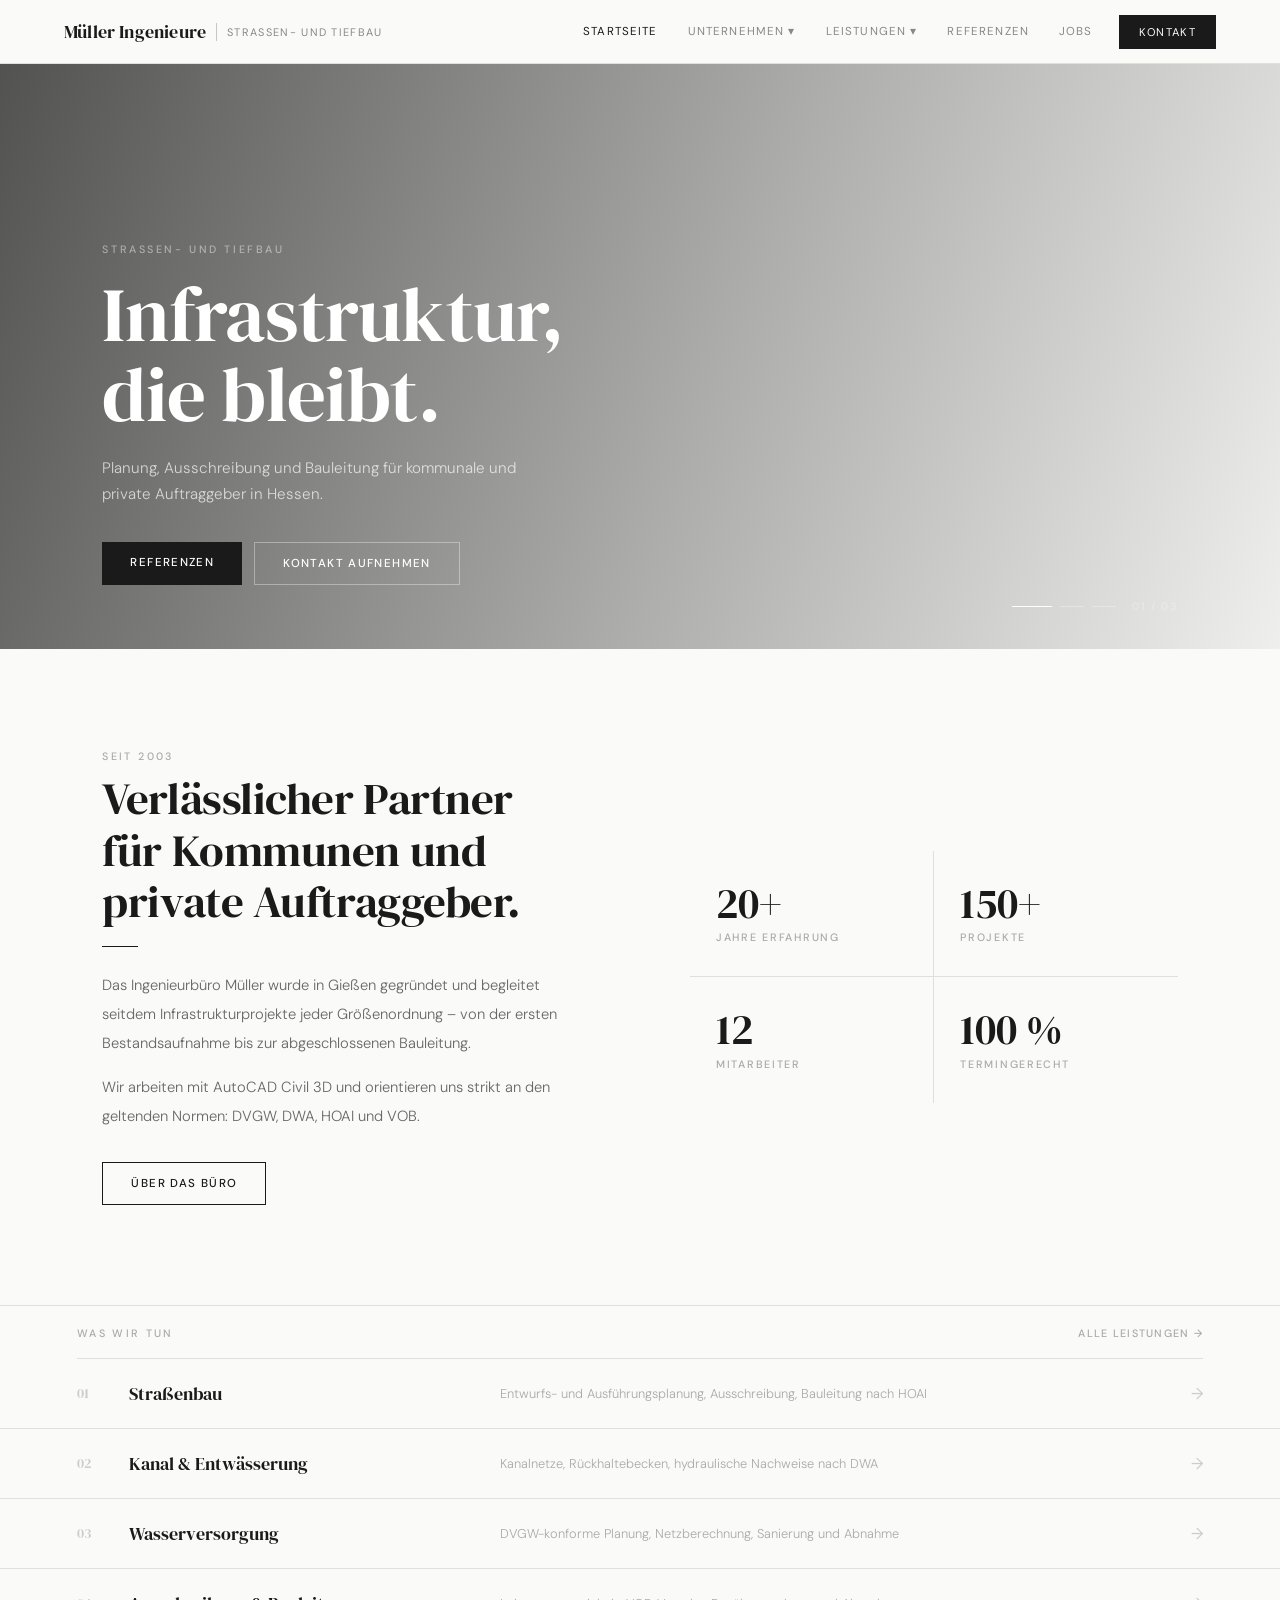
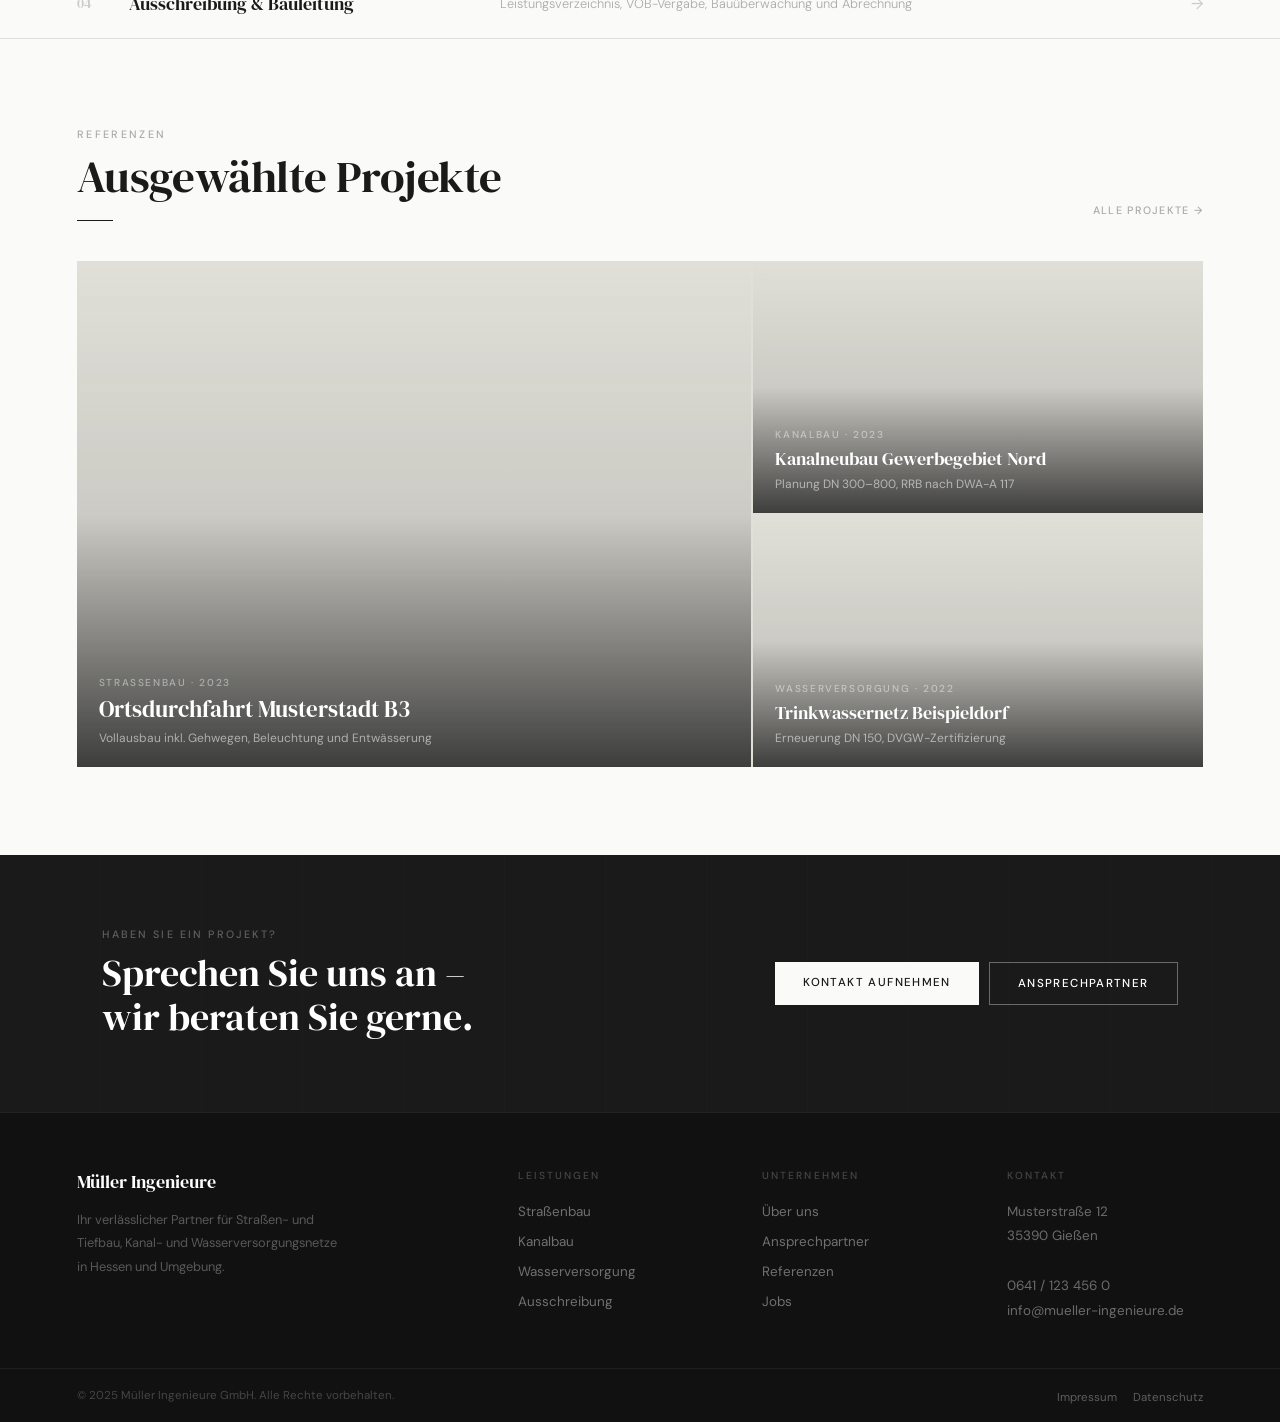
<file: index.html>
<!DOCTYPE html>
<html lang="de">
<head>
<meta charset="UTF-8">
<meta name="viewport" content="width=device-width, initial-scale=1.0">
<title>Müller Ingenieure – Straßen- und Tiefbau</title>
<link href="https://fonts.googleapis.com/css2?family=DM+Serif+Display&family=DM+Sans:wght@300;400;500&display=swap" rel="stylesheet">
<link rel="stylesheet" href="style.css">
</head>
<body>

<div id="nav-placeholder"></div>

<main class="pt">

  <!-- HERO SLIDER -->
  <div class="hero">
    <div class="sl active">
      <div class="slbg" style="background-image:url('https://images.unsplash.com/photo-1504307651254-35680f356dfd?w=1800&q=80')"></div>
      <div class="slov"></div>
      <div class="slc">
        <div class="se">Straßen- und Tiefbau</div>
        <div class="st">Infrastruktur,<br>die bleibt.</div>
        <div class="ss">Planung, Ausschreibung und Bauleitung für kommunale und private Auftraggeber in Hessen.</div>
        <div class="sb">
          <a href="projekte.html" class="btn bd">Referenzen</a>
          <a href="kontakt.html" class="btn bg2">Kontakt aufnehmen</a>
        </div>
      </div>
    </div>
    <div class="sl">
      <div class="slbg" style="background-image:url('https://images.unsplash.com/photo-1558618666-fcd25c85cd64?w=1800&q=80')"></div>
      <div class="slov"></div>
      <div class="slc">
        <div class="se">Kanalbau &amp; Entwässerung</div>
        <div class="st">Hydraulik.<br>Normgerecht.</div>
        <div class="ss">Kanalnetze, Rückhaltebecken und Versickerungsanlagen nach DWA-Regelwerk und KOSTRA-DWD.</div>
        <div class="sb">
          <a href="leistungen.html#kanal" class="btn bd">Leistungen</a>
          <a href="kontakt.html" class="btn bg2">Anfrage stellen</a>
        </div>
      </div>
    </div>
    <div class="sl">
      <div class="slbg" style="background-image:url('https://images.unsplash.com/photo-1541888946425-d81bb19240f5?w=1800&q=80')"></div>
      <div class="slov"></div>
      <div class="slc">
        <div class="se">Wasserversorgung</div>
        <div class="st">DVGW-konforme<br>Planung.</div>
        <div class="ss">Von der Netzberechnung bis zur Druckprobe – alles aus einer Hand, termingerecht und dokumentiert.</div>
        <div class="sb">
          <a href="leistungen.html#wasser" class="btn bd">Mehr erfahren</a>
          <a href="kontakt.html" class="btn bg2">Kontakt</a>
        </div>
      </div>
    </div>
    <div class="snav">
      <div class="dot active" onclick="gS(0)"></div>
      <div class="dot" onclick="gS(1)"></div>
      <div class="dot" onclick="gS(2)"></div>
      <span class="sctr" id="sctr">01 / 03</span>
    </div>
  </div>

  <!-- INTRO -->
  <div class="ig">
    <div class="it">
      <div class="stag">Seit 2003</div>
      <div class="stitle">Verlässlicher Partner<br>für Kommunen und<br>private Auftraggeber.</div>
      <div class="sdiv"></div>
      <p>Das Ingenieurbüro Müller wurde in Gießen gegründet und begleitet seitdem Infrastrukturprojekte jeder Größenordnung – von der ersten Bestandsaufnahme bis zur abgeschlossenen Bauleitung.</p>
      <p style="margin-top:14px">Wir arbeiten mit AutoCAD Civil 3D und orientieren uns strikt an den geltenden Normen: DVGW, DWA, HOAI und VOB.</p>
      <a href="ueber-uns.html" class="btn bo" style="margin-top:30px">Über das Büro</a>
    </div>
    <div class="nums">
      <div class="nb"><strong>20+</strong><span>Jahre Erfahrung</span></div>
      <div class="nb"><strong>150+</strong><span>Projekte</span></div>
      <div class="nb"><strong>12</strong><span>Mitarbeiter</span></div>
      <div class="nb"><strong>100 %</strong><span>Termingerecht</span></div>
    </div>
  </div>

  <!-- LEISTUNGEN ZEILEN -->
  <div style="border-top:1px solid #e0dfd8">
    <div style="padding:0 6%">
      <div style="display:flex;justify-content:space-between;align-items:center;padding:20px 0 18px;border-bottom:1px solid #e0dfd8">
        <div class="stag" style="margin:0">Was wir tun</div>
        <a href="leistungen.html" style="font-size:.67rem;font-weight:500;letter-spacing:.12em;text-transform:uppercase;color:#aaa;transition:color .2s" onmouseover="this.style.color='#1a1a1a'" onmouseout="this.style.color='#aaa'">Alle Leistungen &rarr;</a>
      </div>
    </div>
    <a href="leistungen.html#strassenbau" class="lrow">
      <span class="lrow-num">01</span>
      <span class="lrow-title">Straßenbau</span>
      <span class="lrow-desc">Entwurfs- und Ausführungsplanung, Ausschreibung, Bauleitung nach HOAI</span>
      <span class="lrow-arrow">&rarr;</span>
    </a>
    <a href="leistungen.html#kanal" class="lrow">
      <span class="lrow-num">02</span>
      <span class="lrow-title">Kanal &amp; Entwässerung</span>
      <span class="lrow-desc">Kanalnetze, Rückhaltebecken, hydraulische Nachweise nach DWA</span>
      <span class="lrow-arrow">&rarr;</span>
    </a>
    <a href="leistungen.html#wasser" class="lrow">
      <span class="lrow-num">03</span>
      <span class="lrow-title">Wasserversorgung</span>
      <span class="lrow-desc">DVGW-konforme Planung, Netzberechnung, Sanierung und Abnahme</span>
      <span class="lrow-arrow">&rarr;</span>
    </a>
    <a href="leistungen.html#ausschreibung" class="lrow">
      <span class="lrow-num">04</span>
      <span class="lrow-title">Ausschreibung &amp; Bauleitung</span>
      <span class="lrow-desc">Leistungsverzeichnis, VOB-Vergabe, Bauüberwachung und Abrechnung</span>
      <span class="lrow-arrow">&rarr;</span>
    </a>
  </div>

  <!-- REFERENZEN EDITORIAL -->
  <div class="sec">
    <div style="display:flex;justify-content:space-between;align-items:flex-end;margin-bottom:40px">
      <div>
        <div class="stag">Referenzen</div>
        <div class="stitle">Ausgewählte Projekte</div>
        <div class="sdiv"></div>
      </div>
      <a href="projekte.html" style="font-size:.67rem;font-weight:500;letter-spacing:.12em;text-transform:uppercase;color:#aaa;transition:color .2s;white-space:nowrap;padding-bottom:4px" onmouseover="this.style.color='#1a1a1a'" onmouseout="this.style.color='#aaa'">Alle Projekte &rarr;</a>
    </div>
    <div class="ref-grid">
      <div class="ref-main">
        <a href="projekte.html" class="ref-img" style="display:block;background-image:url('https://images.unsplash.com/photo-1558618666-fcd25c85cd64?w=900&q=80')">
          <div class="ref-overlay"></div>
          <div class="ref-info">
            <div class="ref-cat">Straßenbau · 2023</div>
            <div class="ref-name">Ortsdurchfahrt Musterstadt B3</div>
            <div class="ref-detail">Vollausbau inkl. Gehwegen, Beleuchtung und Entwässerung</div>
          </div>
        </a>
      </div>
      <div class="ref-side">
        <a href="projekte.html" class="ref-img" style="display:block;background-image:url('https://images.unsplash.com/photo-1541888946425-d81bb19240f5?w=600&q=80')">
          <div class="ref-overlay"></div>
          <div class="ref-info">
            <div class="ref-cat">Kanalbau · 2023</div>
            <div class="ref-name">Kanalneubau Gewerbegebiet Nord</div>
            <div class="ref-detail">Planung DN 300–800, RRB nach DWA-A 117</div>
          </div>
        </a>
        <a href="projekte.html" class="ref-img" style="display:block;background-image:url('https://images.unsplash.com/photo-1581093458791-9d42f5e3a469?w=600&q=80')">
          <div class="ref-overlay"></div>
          <div class="ref-info">
            <div class="ref-cat">Wasserversorgung · 2022</div>
            <div class="ref-name">Trinkwassernetz Beispieldorf</div>
            <div class="ref-detail">Erneuerung DN 150, DVGW-Zertifizierung</div>
          </div>
        </a>
      </div>
    </div>
  </div>

  <!-- CTA -->
  <div class="cta">
    <div class="ctatxt">
      <p>Haben Sie ein Projekt?</p>
      <h2>Sprechen Sie uns an –<br>wir beraten Sie gerne.</h2>
    </div>
    <div class="ctaact">
      <a href="kontakt.html" class="btn bl">Kontakt aufnehmen</a>
      <a href="ansprechpartner.html" class="btn bg2">Ansprechpartner</a>
    </div>
  </div>

</main>

<div id="footer-placeholder"></div>

<script>
var cur=0,sls=document.querySelectorAll('.sl'),dts=document.querySelectorAll('.dot'),ctr=document.getElementById('sctr');
function gS(n){
  sls[cur].classList.remove('active');dts[cur].classList.remove('active');
  cur=n;sls[cur].classList.add('active');dts[cur].classList.add('active');
  if(ctr)ctr.textContent=String(cur+1).padStart(2,'0')+' / 0'+sls.length;
}
setInterval(function(){gS((cur+1)%sls.length)},5500);
</script>
<script src="nav.js"></script>
</body>
</html>
</file>
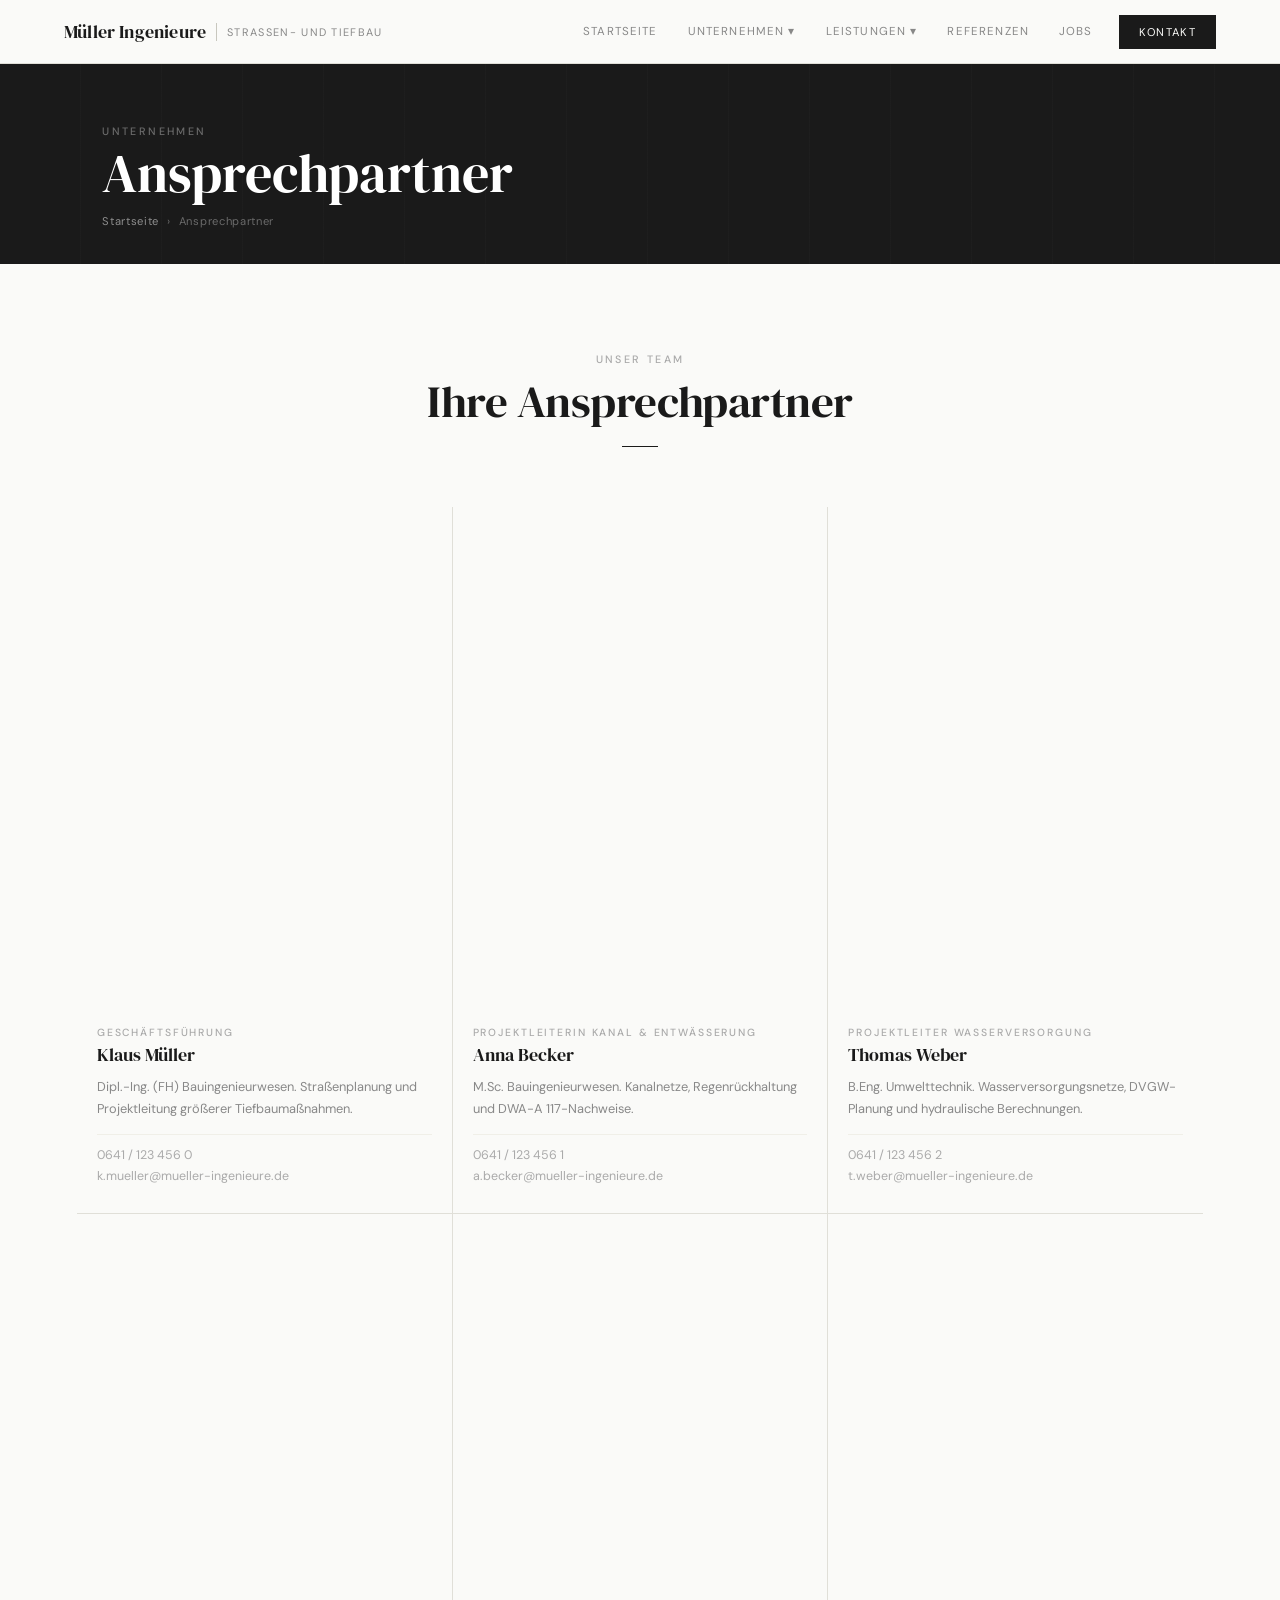
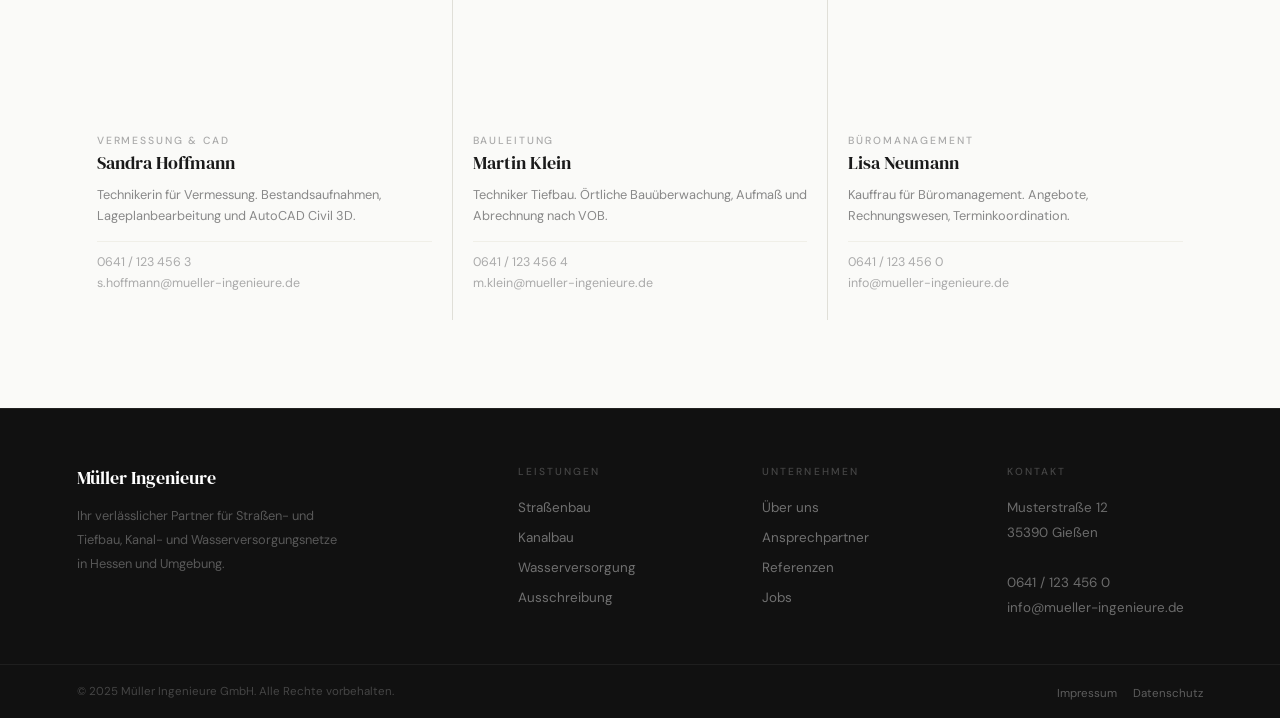
<file: ansprechpartner.html>
<!DOCTYPE html>
<html lang="de">
<head>
<meta charset="UTF-8">
<meta name="viewport" content="width=device-width, initial-scale=1.0">
<title>Ansprechpartner – Müller Ingenieure</title>
<link href="https://fonts.googleapis.com/css2?family=DM+Serif+Display&family=DM+Sans:wght@300;400;500&display=swap" rel="stylesheet">
<link rel="stylesheet" href="style.css">
</head>
<body>
<div id="nav-placeholder"></div>
<main class="pt">
  <div class="ph">
    <div class="phi">
      <div class="stag">Unternehmen</div>
      <h1>Ansprechpartner</h1>
      <div class="bc"><a href="index.html">Startseite</a><span>›</span>Ansprechpartner</div>
    </div>
  </div>
  <div class="sec">
    <div class="sh center">
      <div class="stag">Unser Team</div>
      <div class="stitle">Ihre Ansprechpartner</div>
      <div class="sdiv"></div>
    </div>
    <div class="tg">
      <div class="tc"><div class="tp" style="background-image:url('https://images.unsplash.com/photo-1560250097-0b93528c311a?w=400&q=80')"></div><div class="tbdy"><div class="trol">Geschäftsführung</div><div class="tnm">Klaus Müller</div><div class="tfo">Dipl.-Ing. (FH) Bauingenieurwesen. Straßenplanung und Projektleitung größerer Tiefbaumaßnahmen.</div><div class="tco"><a href="tel:06411234560">0641 / 123 456 0</a><a href="mailto:k.mueller@mueller-ingenieure.de">k.mueller@mueller-ingenieure.de</a></div></div></div>
      <div class="tc"><div class="tp" style="background-image:url('https://images.unsplash.com/photo-1573497019940-1c28c88b4f3e?w=400&q=80')"></div><div class="tbdy"><div class="trol">Projektleiterin Kanal &amp; Entwässerung</div><div class="tnm">Anna Becker</div><div class="tfo">M.Sc. Bauingenieurwesen. Kanalnetze, Regenrückhaltung und DWA-A 117-Nachweise.</div><div class="tco"><a href="tel:06411234561">0641 / 123 456 1</a><a href="mailto:a.becker@mueller-ingenieure.de">a.becker@mueller-ingenieure.de</a></div></div></div>
      <div class="tc"><div class="tp" style="background-image:url('https://images.unsplash.com/photo-1507003211169-0a1dd7228f2d?w=400&q=80')"></div><div class="tbdy"><div class="trol">Projektleiter Wasserversorgung</div><div class="tnm">Thomas Weber</div><div class="tfo">B.Eng. Umwelttechnik. Wasserversorgungsnetze, DVGW-Planung und hydraulische Berechnungen.</div><div class="tco"><a href="tel:06411234562">0641 / 123 456 2</a><a href="mailto:t.weber@mueller-ingenieure.de">t.weber@mueller-ingenieure.de</a></div></div></div>
      <div class="tc"><div class="tp" style="background-image:url('https://images.unsplash.com/photo-1580489944761-15a19d654956?w=400&q=80')"></div><div class="tbdy"><div class="trol">Vermessung &amp; CAD</div><div class="tnm">Sandra Hoffmann</div><div class="tfo">Technikerin für Vermessung. Bestandsaufnahmen, Lageplanbearbeitung und AutoCAD Civil 3D.</div><div class="tco"><a href="tel:06411234563">0641 / 123 456 3</a><a href="mailto:s.hoffmann@mueller-ingenieure.de">s.hoffmann@mueller-ingenieure.de</a></div></div></div>
      <div class="tc"><div class="tp" style="background-image:url('https://images.unsplash.com/photo-1472099645785-5658abf4ff4e?w=400&q=80')"></div><div class="tbdy"><div class="trol">Bauleitung</div><div class="tnm">Martin Klein</div><div class="tfo">Techniker Tiefbau. Örtliche Bauüberwachung, Aufmaß und Abrechnung nach VOB.</div><div class="tco"><a href="tel:06411234564">0641 / 123 456 4</a><a href="mailto:m.klein@mueller-ingenieure.de">m.klein@mueller-ingenieure.de</a></div></div></div>
      <div class="tc"><div class="tp" style="background-image:url('https://images.unsplash.com/photo-1551836022-deb4988cc6c0?w=400&q=80')"></div><div class="tbdy"><div class="trol">Büromanagement</div><div class="tnm">Lisa Neumann</div><div class="tfo">Kauffrau für Büromanagement. Angebote, Rechnungswesen, Terminkoordination.</div><div class="tco"><a href="tel:06411234560">0641 / 123 456 0</a><a href="mailto:info@mueller-ingenieure.de">info@mueller-ingenieure.de</a></div></div></div>
    </div>
  </div>
</main>
<div id="footer-placeholder"></div>
<script src="nav.js"></script>
</body>
</html>
</file>
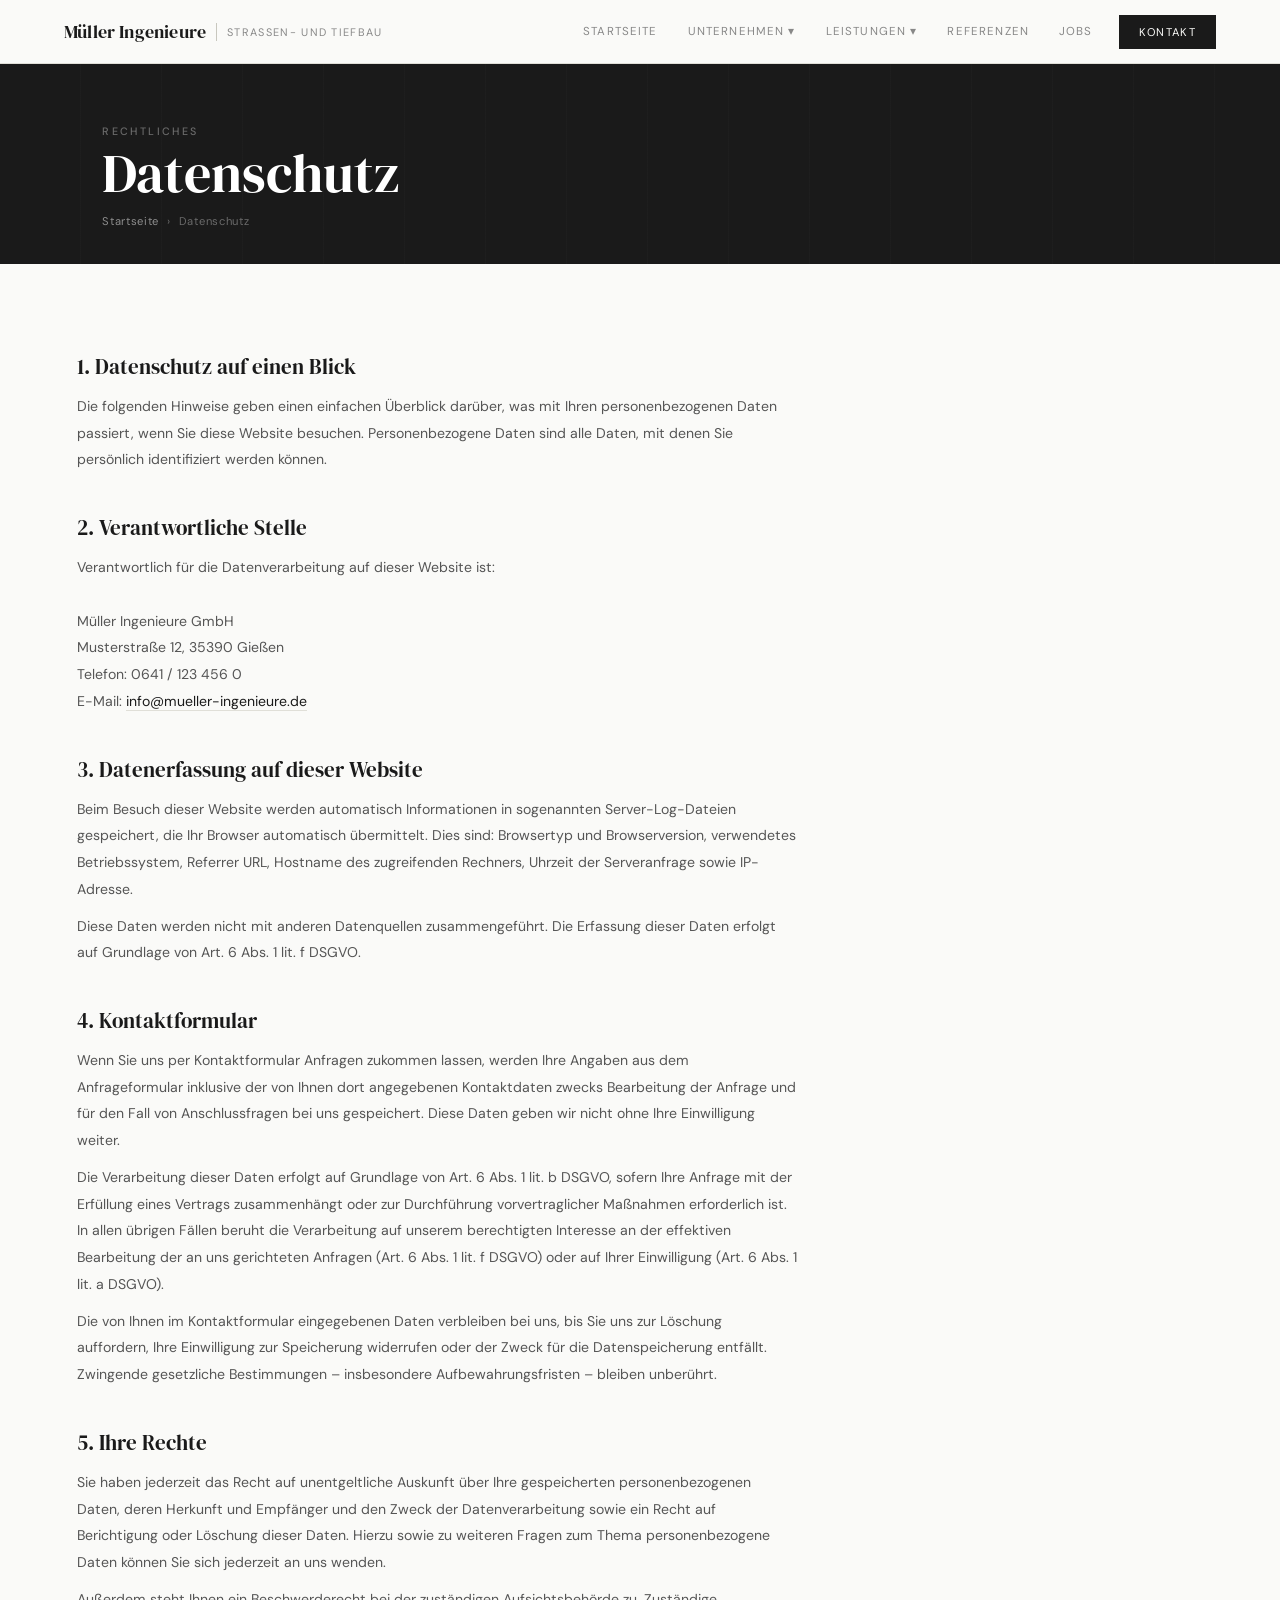
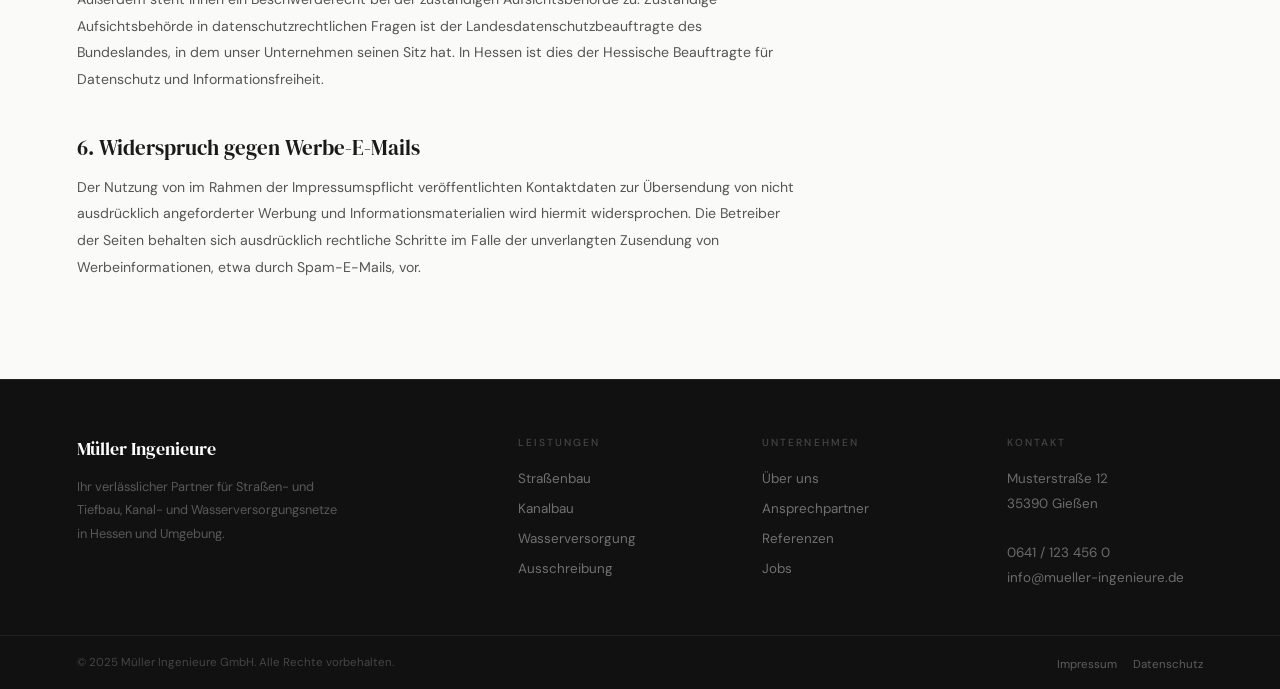
<file: datenschutz.html>
<!DOCTYPE html>
<html lang="de">
<head>
<meta charset="UTF-8">
<meta name="viewport" content="width=device-width, initial-scale=1.0">
<title>Datenschutz – Müller Ingenieure</title>
<link href="https://fonts.googleapis.com/css2?family=DM+Serif+Display&family=DM+Sans:wght@300;400;500&display=swap" rel="stylesheet">
<link rel="stylesheet" href="style.css">
</head>
<body>
<div id="nav-placeholder"></div>
<main class="pt">
  <div class="ph">
    <div class="phi">
      <div class="stag">Rechtliches</div>
      <h1>Datenschutz</h1>
      <div class="bc"><a href="index.html">Startseite</a><span>›</span>Datenschutz</div>
    </div>
  </div>
  <div class="sec">
    <div class="prose">
      <h2>1. Datenschutz auf einen Blick</h2>
      <p>Die folgenden Hinweise geben einen einfachen Überblick darüber, was mit Ihren personenbezogenen Daten passiert, wenn Sie diese Website besuchen. Personenbezogene Daten sind alle Daten, mit denen Sie persönlich identifiziert werden können.</p>

      <h2>2. Verantwortliche Stelle</h2>
      <p>Verantwortlich für die Datenverarbeitung auf dieser Website ist:<br><br>
      Müller Ingenieure GmbH<br>
      Musterstraße 12, 35390 Gießen<br>
      Telefon: 0641 / 123 456 0<br>
      E-Mail: <a href="mailto:info@mueller-ingenieure.de">info@mueller-ingenieure.de</a></p>

      <h2>3. Datenerfassung auf dieser Website</h2>
      <p>Beim Besuch dieser Website werden automatisch Informationen in sogenannten Server-Log-Dateien gespeichert, die Ihr Browser automatisch übermittelt. Dies sind: Browsertyp und Browserversion, verwendetes Betriebssystem, Referrer URL, Hostname des zugreifenden Rechners, Uhrzeit der Serveranfrage sowie IP-Adresse.</p>
      <p>Diese Daten werden nicht mit anderen Datenquellen zusammengeführt. Die Erfassung dieser Daten erfolgt auf Grundlage von Art. 6 Abs. 1 lit. f DSGVO.</p>

      <h2>4. Kontaktformular</h2>
      <p>Wenn Sie uns per Kontaktformular Anfragen zukommen lassen, werden Ihre Angaben aus dem Anfrageformular inklusive der von Ihnen dort angegebenen Kontaktdaten zwecks Bearbeitung der Anfrage und für den Fall von Anschlussfragen bei uns gespeichert. Diese Daten geben wir nicht ohne Ihre Einwilligung weiter.</p>
      <p>Die Verarbeitung dieser Daten erfolgt auf Grundlage von Art. 6 Abs. 1 lit. b DSGVO, sofern Ihre Anfrage mit der Erfüllung eines Vertrags zusammenhängt oder zur Durchführung vorvertraglicher Maßnahmen erforderlich ist. In allen übrigen Fällen beruht die Verarbeitung auf unserem berechtigten Interesse an der effektiven Bearbeitung der an uns gerichteten Anfragen (Art. 6 Abs. 1 lit. f DSGVO) oder auf Ihrer Einwilligung (Art. 6 Abs. 1 lit. a DSGVO).</p>
      <p>Die von Ihnen im Kontaktformular eingegebenen Daten verbleiben bei uns, bis Sie uns zur Löschung auffordern, Ihre Einwilligung zur Speicherung widerrufen oder der Zweck für die Datenspeicherung entfällt. Zwingende gesetzliche Bestimmungen – insbesondere Aufbewahrungsfristen – bleiben unberührt.</p>

      <h2>5. Ihre Rechte</h2>
      <p>Sie haben jederzeit das Recht auf unentgeltliche Auskunft über Ihre gespeicherten personenbezogenen Daten, deren Herkunft und Empfänger und den Zweck der Datenverarbeitung sowie ein Recht auf Berichtigung oder Löschung dieser Daten. Hierzu sowie zu weiteren Fragen zum Thema personenbezogene Daten können Sie sich jederzeit an uns wenden.</p>
      <p>Außerdem steht Ihnen ein Beschwerderecht bei der zuständigen Aufsichtsbehörde zu. Zuständige Aufsichtsbehörde in datenschutzrechtlichen Fragen ist der Landesdatenschutzbeauftragte des Bundeslandes, in dem unser Unternehmen seinen Sitz hat. In Hessen ist dies der Hessische Beauftragte für Datenschutz und Informationsfreiheit.</p>

      <h2>6. Widerspruch gegen Werbe-E-Mails</h2>
      <p>Der Nutzung von im Rahmen der Impressumspflicht veröffentlichten Kontaktdaten zur Übersendung von nicht ausdrücklich angeforderter Werbung und Informationsmaterialien wird hiermit widersprochen. Die Betreiber der Seiten behalten sich ausdrücklich rechtliche Schritte im Falle der unverlangten Zusendung von Werbeinformationen, etwa durch Spam-E-Mails, vor.</p>
    </div>
  </div>
</main>
<div id="footer-placeholder"></div>
<script src="nav.js"></script>
</body>
</html>
</file>
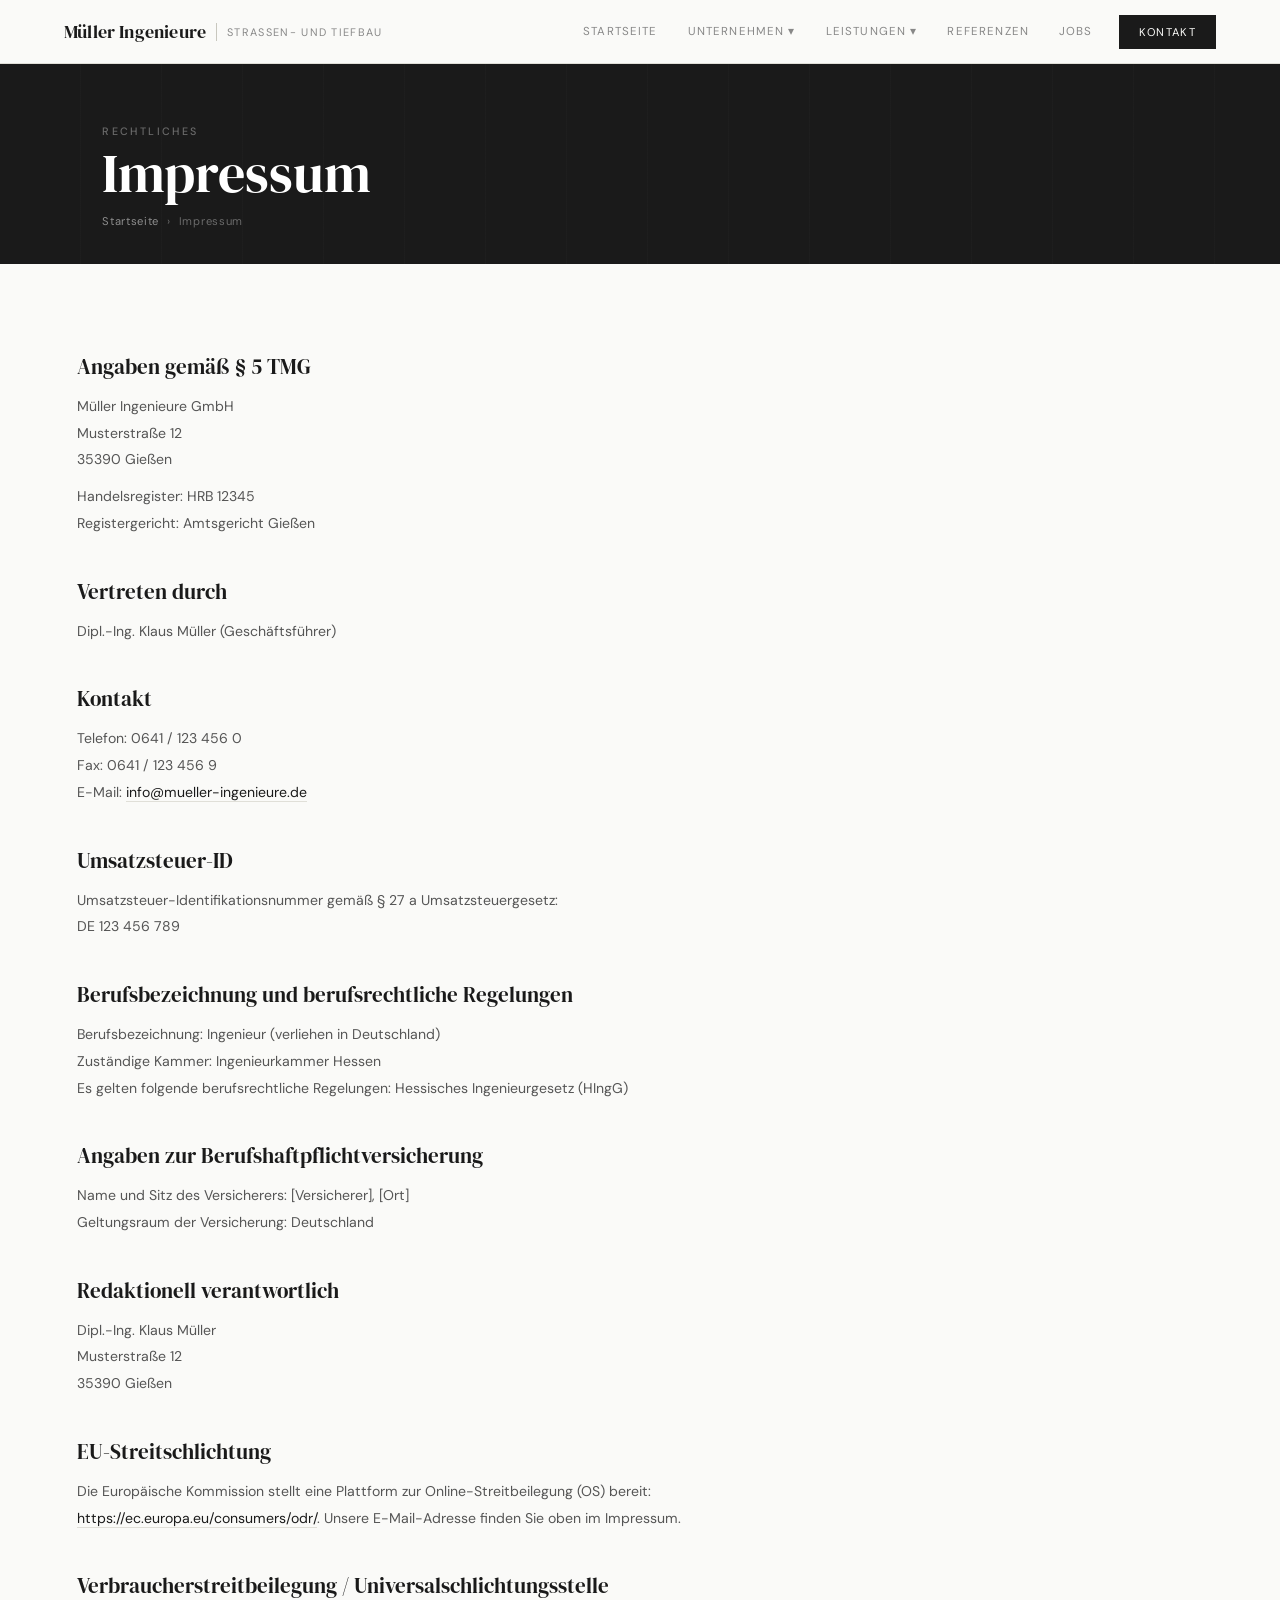
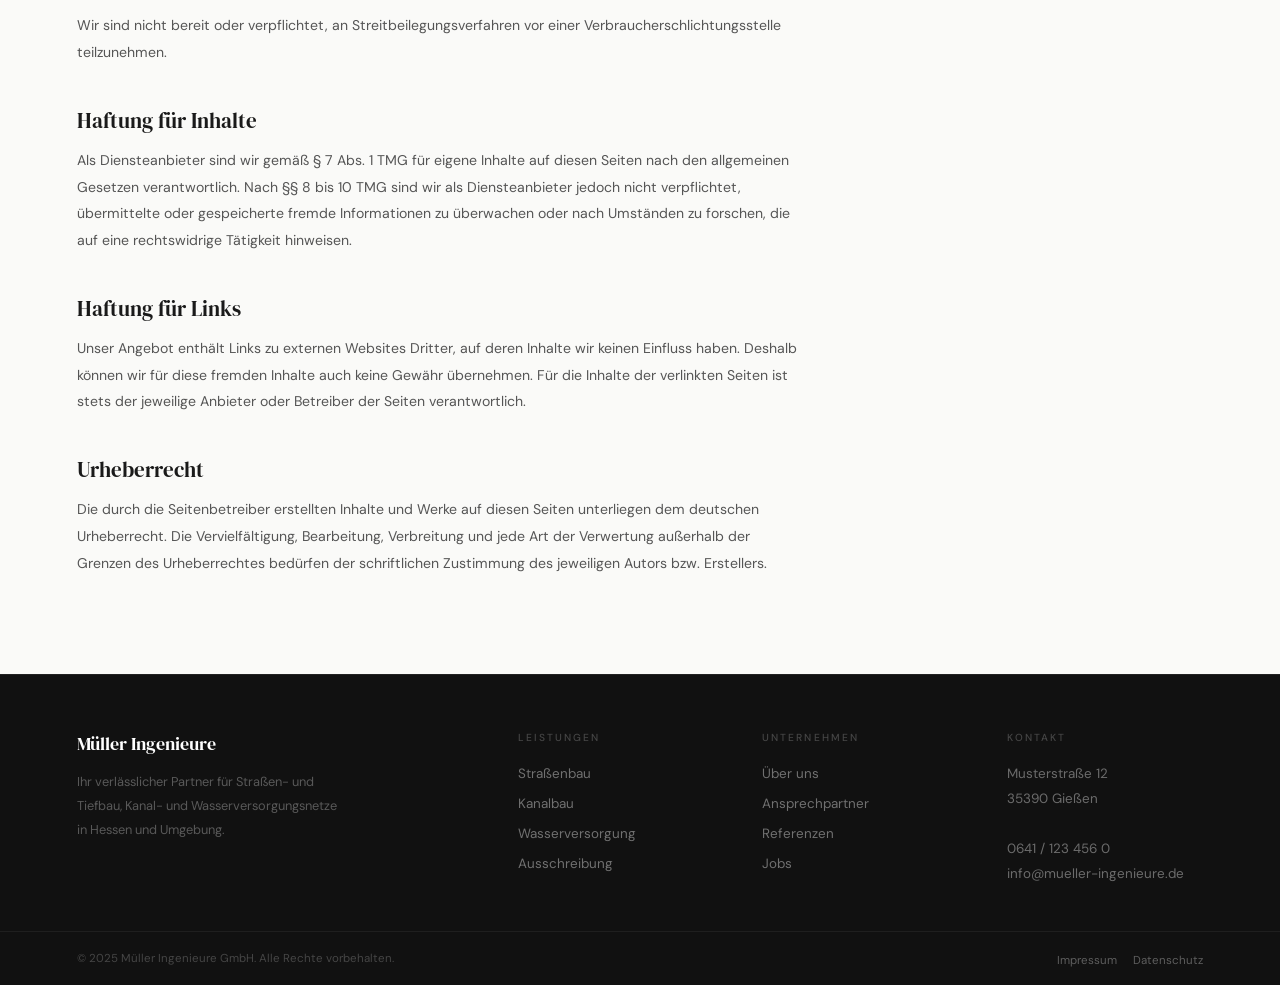
<file: impressum.html>
<!DOCTYPE html>
<html lang="de">
<head>
<meta charset="UTF-8">
<meta name="viewport" content="width=device-width, initial-scale=1.0">
<title>Impressum – Müller Ingenieure</title>
<link href="https://fonts.googleapis.com/css2?family=DM+Serif+Display&family=DM+Sans:wght@300;400;500&display=swap" rel="stylesheet">
<link rel="stylesheet" href="style.css">
</head>
<body>
<div id="nav-placeholder"></div>
<main class="pt">
  <div class="ph">
    <div class="phi">
      <div class="stag">Rechtliches</div>
      <h1>Impressum</h1>
      <div class="bc"><a href="index.html">Startseite</a><span>›</span>Impressum</div>
    </div>
  </div>
  <div class="sec">
    <div class="prose">
      <h2>Angaben gemäß § 5 TMG</h2>
      <p>Müller Ingenieure GmbH<br>
      Musterstraße 12<br>
      35390 Gießen</p>
      <p>Handelsregister: HRB 12345<br>
      Registergericht: Amtsgericht Gießen</p>

      <h2>Vertreten durch</h2>
      <p>Dipl.-Ing. Klaus Müller (Geschäftsführer)</p>

      <h2>Kontakt</h2>
      <p>Telefon: 0641 / 123 456 0<br>
      Fax: 0641 / 123 456 9<br>
      E-Mail: <a href="mailto:info@mueller-ingenieure.de">info@mueller-ingenieure.de</a></p>

      <h2>Umsatzsteuer-ID</h2>
      <p>Umsatzsteuer-Identifikationsnummer gemäß § 27 a Umsatzsteuergesetz:<br>
      DE 123 456 789</p>

      <h2>Berufsbezeichnung und berufsrechtliche Regelungen</h2>
      <p>Berufsbezeichnung: Ingenieur (verliehen in Deutschland)<br>
      Zuständige Kammer: Ingenieurkammer Hessen<br>
      Es gelten folgende berufsrechtliche Regelungen: Hessisches Ingenieurgesetz (HIngG)</p>

      <h2>Angaben zur Berufshaftpflichtversicherung</h2>
      <p>Name und Sitz des Versicherers: [Versicherer], [Ort]<br>
      Geltungsraum der Versicherung: Deutschland</p>

      <h2>Redaktionell verantwortlich</h2>
      <p>Dipl.-Ing. Klaus Müller<br>
      Musterstraße 12<br>
      35390 Gießen</p>

      <h2>EU-Streitschlichtung</h2>
      <p>Die Europäische Kommission stellt eine Plattform zur Online-Streitbeilegung (OS) bereit: <a href="https://ec.europa.eu/consumers/odr/" target="_blank">https://ec.europa.eu/consumers/odr/</a>. Unsere E-Mail-Adresse finden Sie oben im Impressum.</p>

      <h2>Verbraucherstreitbeilegung / Universalschlichtungsstelle</h2>
      <p>Wir sind nicht bereit oder verpflichtet, an Streitbeilegungsverfahren vor einer Verbraucherschlichtungsstelle teilzunehmen.</p>

      <h2>Haftung für Inhalte</h2>
      <p>Als Diensteanbieter sind wir gemäß § 7 Abs. 1 TMG für eigene Inhalte auf diesen Seiten nach den allgemeinen Gesetzen verantwortlich. Nach §§ 8 bis 10 TMG sind wir als Diensteanbieter jedoch nicht verpflichtet, übermittelte oder gespeicherte fremde Informationen zu überwachen oder nach Umständen zu forschen, die auf eine rechtswidrige Tätigkeit hinweisen.</p>

      <h2>Haftung für Links</h2>
      <p>Unser Angebot enthält Links zu externen Websites Dritter, auf deren Inhalte wir keinen Einfluss haben. Deshalb können wir für diese fremden Inhalte auch keine Gewähr übernehmen. Für die Inhalte der verlinkten Seiten ist stets der jeweilige Anbieter oder Betreiber der Seiten verantwortlich.</p>

      <h2>Urheberrecht</h2>
      <p>Die durch die Seitenbetreiber erstellten Inhalte und Werke auf diesen Seiten unterliegen dem deutschen Urheberrecht. Die Vervielfältigung, Bearbeitung, Verbreitung und jede Art der Verwertung außerhalb der Grenzen des Urheberrechtes bedürfen der schriftlichen Zustimmung des jeweiligen Autors bzw. Erstellers.</p>
    </div>
  </div>
</main>
<div id="footer-placeholder"></div>
<script src="nav.js"></script>
</body>
</html>
</file>
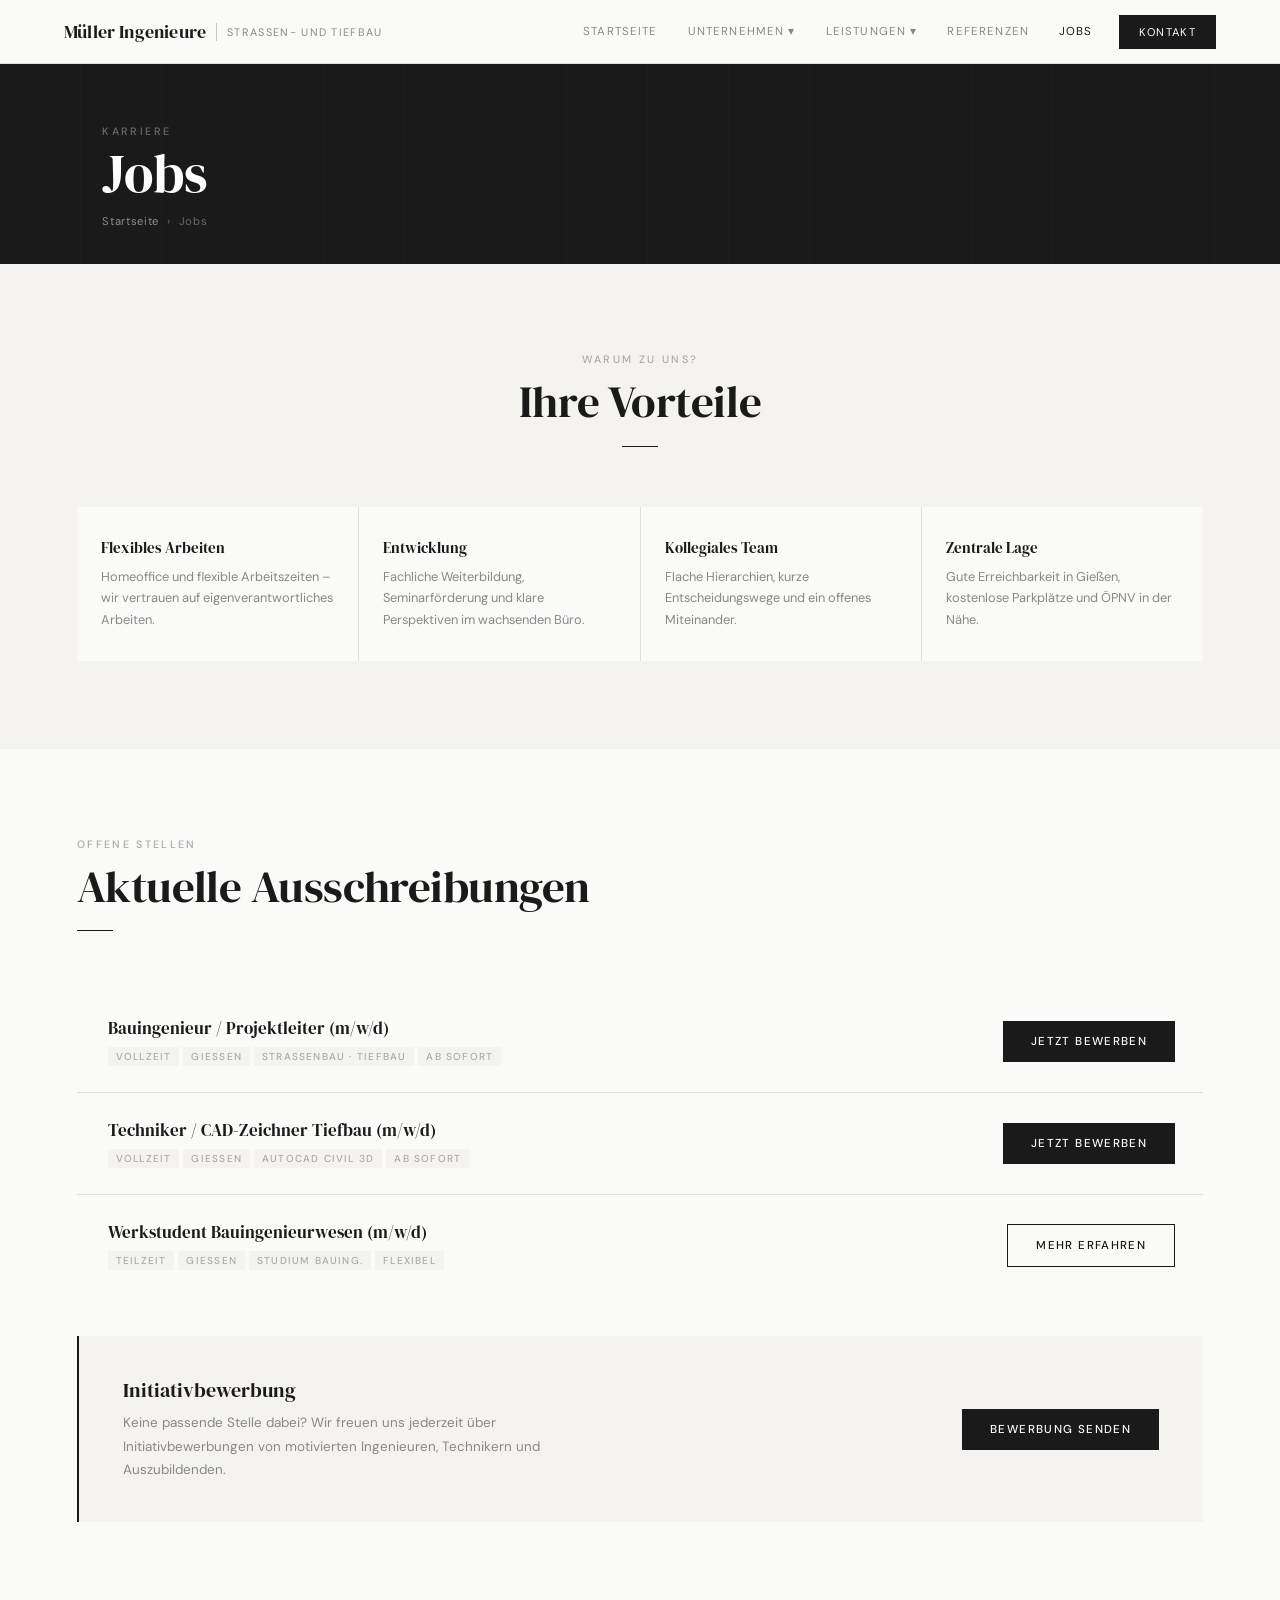
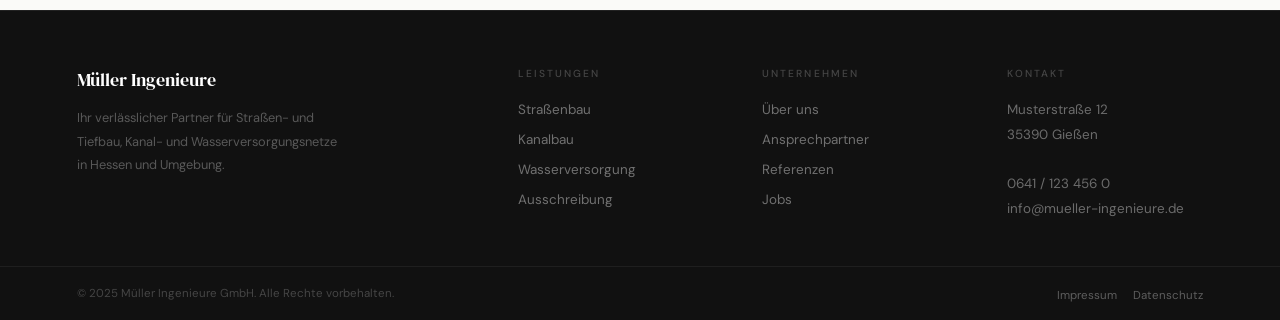
<file: jobs.html>
<!DOCTYPE html>
<html lang="de">
<head>
<meta charset="UTF-8">
<meta name="viewport" content="width=device-width, initial-scale=1.0">
<title>Jobs – Müller Ingenieure</title>
<link href="https://fonts.googleapis.com/css2?family=DM+Serif+Display&family=DM+Sans:wght@300;400;500&display=swap" rel="stylesheet">
<link rel="stylesheet" href="style.css">
</head>
<body>
<div id="nav-placeholder"></div>
<main class="pt">
  <div class="ph">
    <div class="phi">
      <div class="stag">Karriere</div>
      <h1>Jobs</h1>
      <div class="bc"><a href="index.html">Startseite</a><span>›</span>Jobs</div>
    </div>
  </div>
  <div class="sec bgl">
    <div class="sh center">
      <div class="stag">Warum zu uns?</div>
      <div class="stitle">Ihre Vorteile</div>
      <div class="sdiv"></div>
    </div>
    <div class="beng">
      <div class="bbi"><div class="btit">Flexibles Arbeiten</div><div class="btxt">Homeoffice und flexible Arbeitszeiten – wir vertrauen auf eigenverantwortliches Arbeiten.</div></div>
      <div class="bbi"><div class="btit">Entwicklung</div><div class="btxt">Fachliche Weiterbildung, Seminarförderung und klare Perspektiven im wachsenden Büro.</div></div>
      <div class="bbi"><div class="btit">Kollegiales Team</div><div class="btxt">Flache Hierarchien, kurze Entscheidungswege und ein offenes Miteinander.</div></div>
      <div class="bbi"><div class="btit">Zentrale Lage</div><div class="btxt">Gute Erreichbarkeit in Gießen, kostenlose Parkplätze und ÖPNV in der Nähe.</div></div>
    </div>
  </div>
  <div class="sec">
    <div class="sh">
      <div class="stag">Offene Stellen</div>
      <div class="stitle">Aktuelle Ausschreibungen</div>
      <div class="sdiv"></div>
    </div>
    <div class="jlist">
      <div class="jcard"><div><div class="jttl">Bauingenieur / Projektleiter (m/w/d)</div><div class="jtags"><span class="jtag">Vollzeit</span><span class="jtag">Gießen</span><span class="jtag">Straßenbau · Tiefbau</span><span class="jtag">ab sofort</span></div></div><a href="kontakt.html" class="btn bd">Jetzt bewerben</a></div>
      <div class="jcard"><div><div class="jttl">Techniker / CAD-Zeichner Tiefbau (m/w/d)</div><div class="jtags"><span class="jtag">Vollzeit</span><span class="jtag">Gießen</span><span class="jtag">AutoCAD Civil 3D</span><span class="jtag">ab sofort</span></div></div><a href="kontakt.html" class="btn bd">Jetzt bewerben</a></div>
      <div class="jcard"><div><div class="jttl">Werkstudent Bauingenieurwesen (m/w/d)</div><div class="jtags"><span class="jtag">Teilzeit</span><span class="jtag">Gießen</span><span class="jtag">Studium Bauing.</span><span class="jtag">flexibel</span></div></div><a href="kontakt.html" class="btn bo">Mehr erfahren</a></div>
    </div>
    <div class="ini">
      <div><h3>Initiativbewerbung</h3><p>Keine passende Stelle dabei? Wir freuen uns jederzeit über Initiativbewerbungen von motivierten Ingenieuren, Technikern und Auszubildenden.</p></div>
      <a href="kontakt.html" class="btn bd">Bewerbung senden</a>
    </div>
  </div>
</main>
<div id="footer-placeholder"></div>
<script src="nav.js"></script>
</body>
</html>
</file>
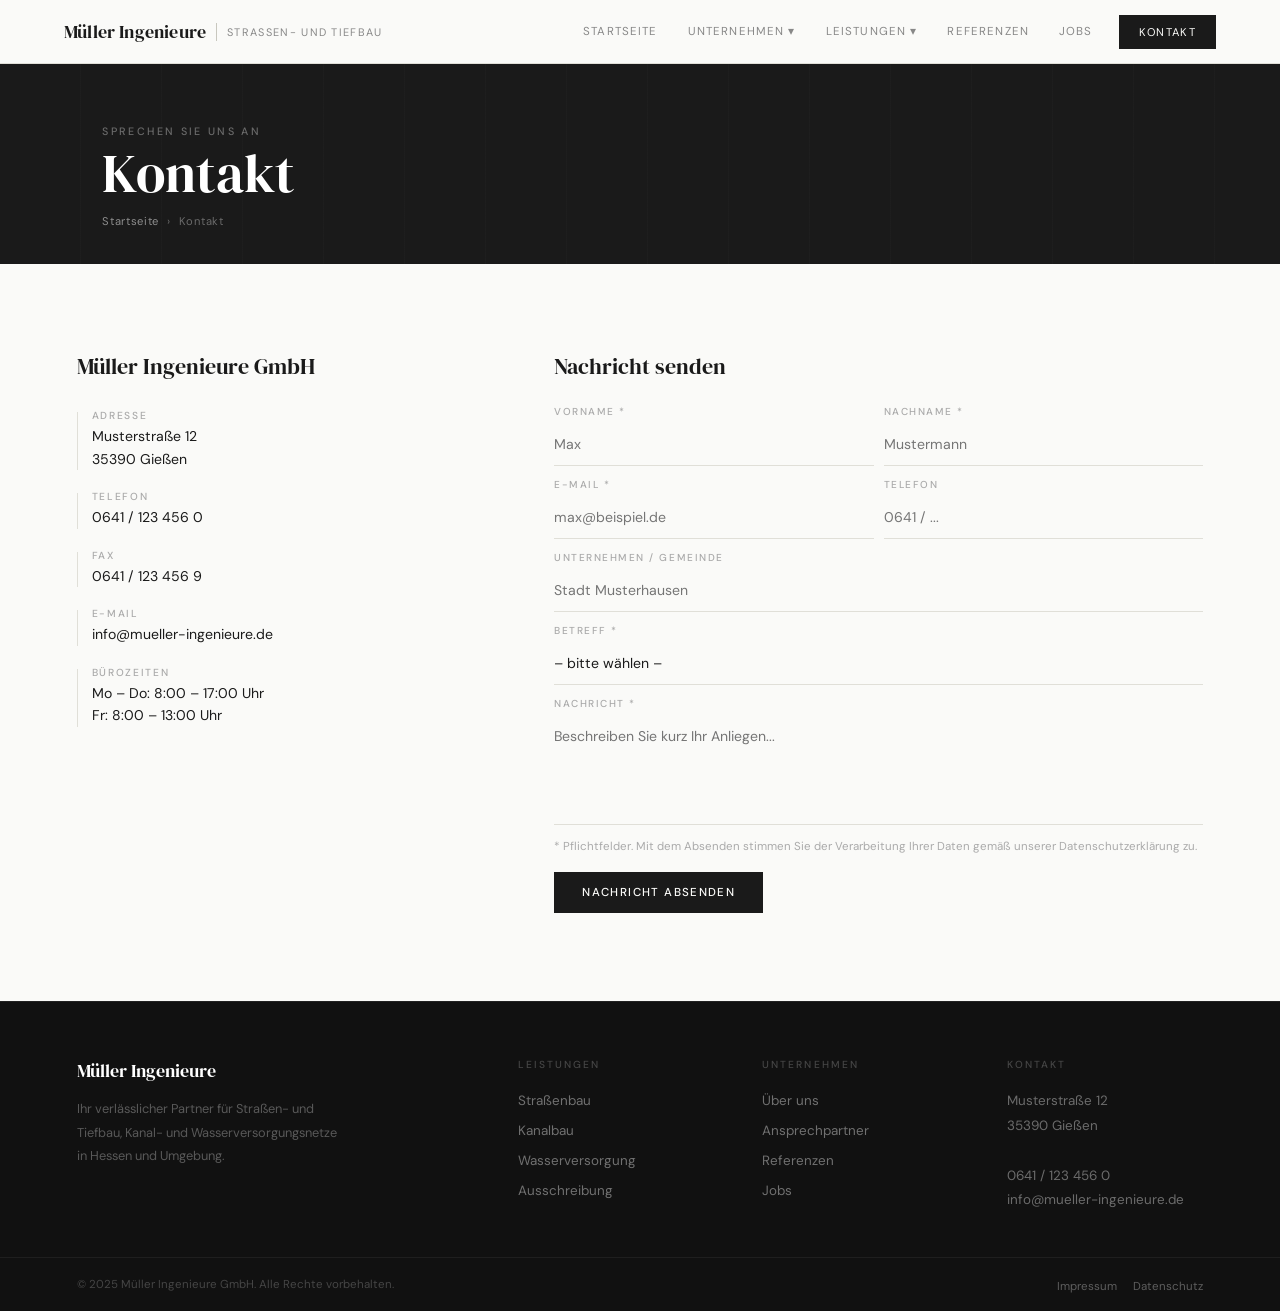
<file: kontakt.html>
<!DOCTYPE html>
<html lang="de">
<head>
<meta charset="UTF-8">
<meta name="viewport" content="width=device-width, initial-scale=1.0">
<title>Kontakt – Müller Ingenieure</title>
<link href="https://fonts.googleapis.com/css2?family=DM+Serif+Display&family=DM+Sans:wght@300;400;500&display=swap" rel="stylesheet">
<link rel="stylesheet" href="style.css">
</head>
<body>
<div id="nav-placeholder"></div>
<main class="pt">
  <div class="ph">
    <div class="phi">
      <div class="stag">Sprechen Sie uns an</div>
      <h1>Kontakt</h1>
      <div class="bc"><a href="index.html">Startseite</a><span>›</span>Kontakt</div>
    </div>
  </div>
  <div class="sec">
    <div class="kg">
      <div>
        <div class="kh">Müller Ingenieure GmbH</div>
        <div class="ii"><div class="iico"></div><div class="itx"><strong>Adresse</strong><span>Musterstraße 12<br>35390 Gießen</span></div></div>
        <div class="ii"><div class="iico"></div><div class="itx"><strong>Telefon</strong><span><a href="tel:06411234560">0641 / 123 456 0</a></span></div></div>
        <div class="ii"><div class="iico"></div><div class="itx"><strong>Fax</strong><span>0641 / 123 456 9</span></div></div>
        <div class="ii"><div class="iico"></div><div class="itx"><strong>E-Mail</strong><span><a href="mailto:info@mueller-ingenieure.de">info@mueller-ingenieure.de</a></span></div></div>
        <div class="ii"><div class="iico"></div><div class="itx"><strong>Bürozeiten</strong><span>Mo – Do: 8:00 – 17:00 Uhr<br>Fr: 8:00 – 13:00 Uhr</span></div></div>
      </div>
      <div>
        <div class="fttl">Nachricht senden</div>
        <div class="fr2">
          <div class="fg"><label>Vorname *</label><input type="text" placeholder="Max"></div>
          <div class="fg"><label>Nachname *</label><input type="text" placeholder="Mustermann"></div>
        </div>
        <div class="fr2">
          <div class="fg"><label>E-Mail *</label><input type="email" placeholder="max@beispiel.de"></div>
          <div class="fg"><label>Telefon</label><input type="tel" placeholder="0641 / ..."></div>
        </div>
        <div class="fg"><label>Unternehmen / Gemeinde</label><input type="text" placeholder="Stadt Musterhausen"></div>
        <div class="fg"><label>Betreff *</label>
          <select>
            <option value="">– bitte wählen –</option>
            <option>Straßenbauplanung</option>
            <option>Kanalbau / Entwässerung</option>
            <option>Wasserversorgung</option>
            <option>Ausschreibung &amp; Bauleitung</option>
            <option>Allgemeine Anfrage</option>
            <option>Bewerbung</option>
          </select>
        </div>
        <div class="fg"><label>Nachricht *</label><textarea placeholder="Beschreiben Sie kurz Ihr Anliegen..."></textarea></div>
        <p class="fn">* Pflichtfelder. Mit dem Absenden stimmen Sie der Verarbeitung Ihrer Daten gemäß unserer <a href="datenschutz.html">Datenschutzerklärung</a> zu.</p>
        <button class="btn bd">Nachricht absenden</button>
      </div>
    </div>
  </div>
</main>
<div id="footer-placeholder"></div>
<script src="nav.js"></script>
</body>
</html>
</file>
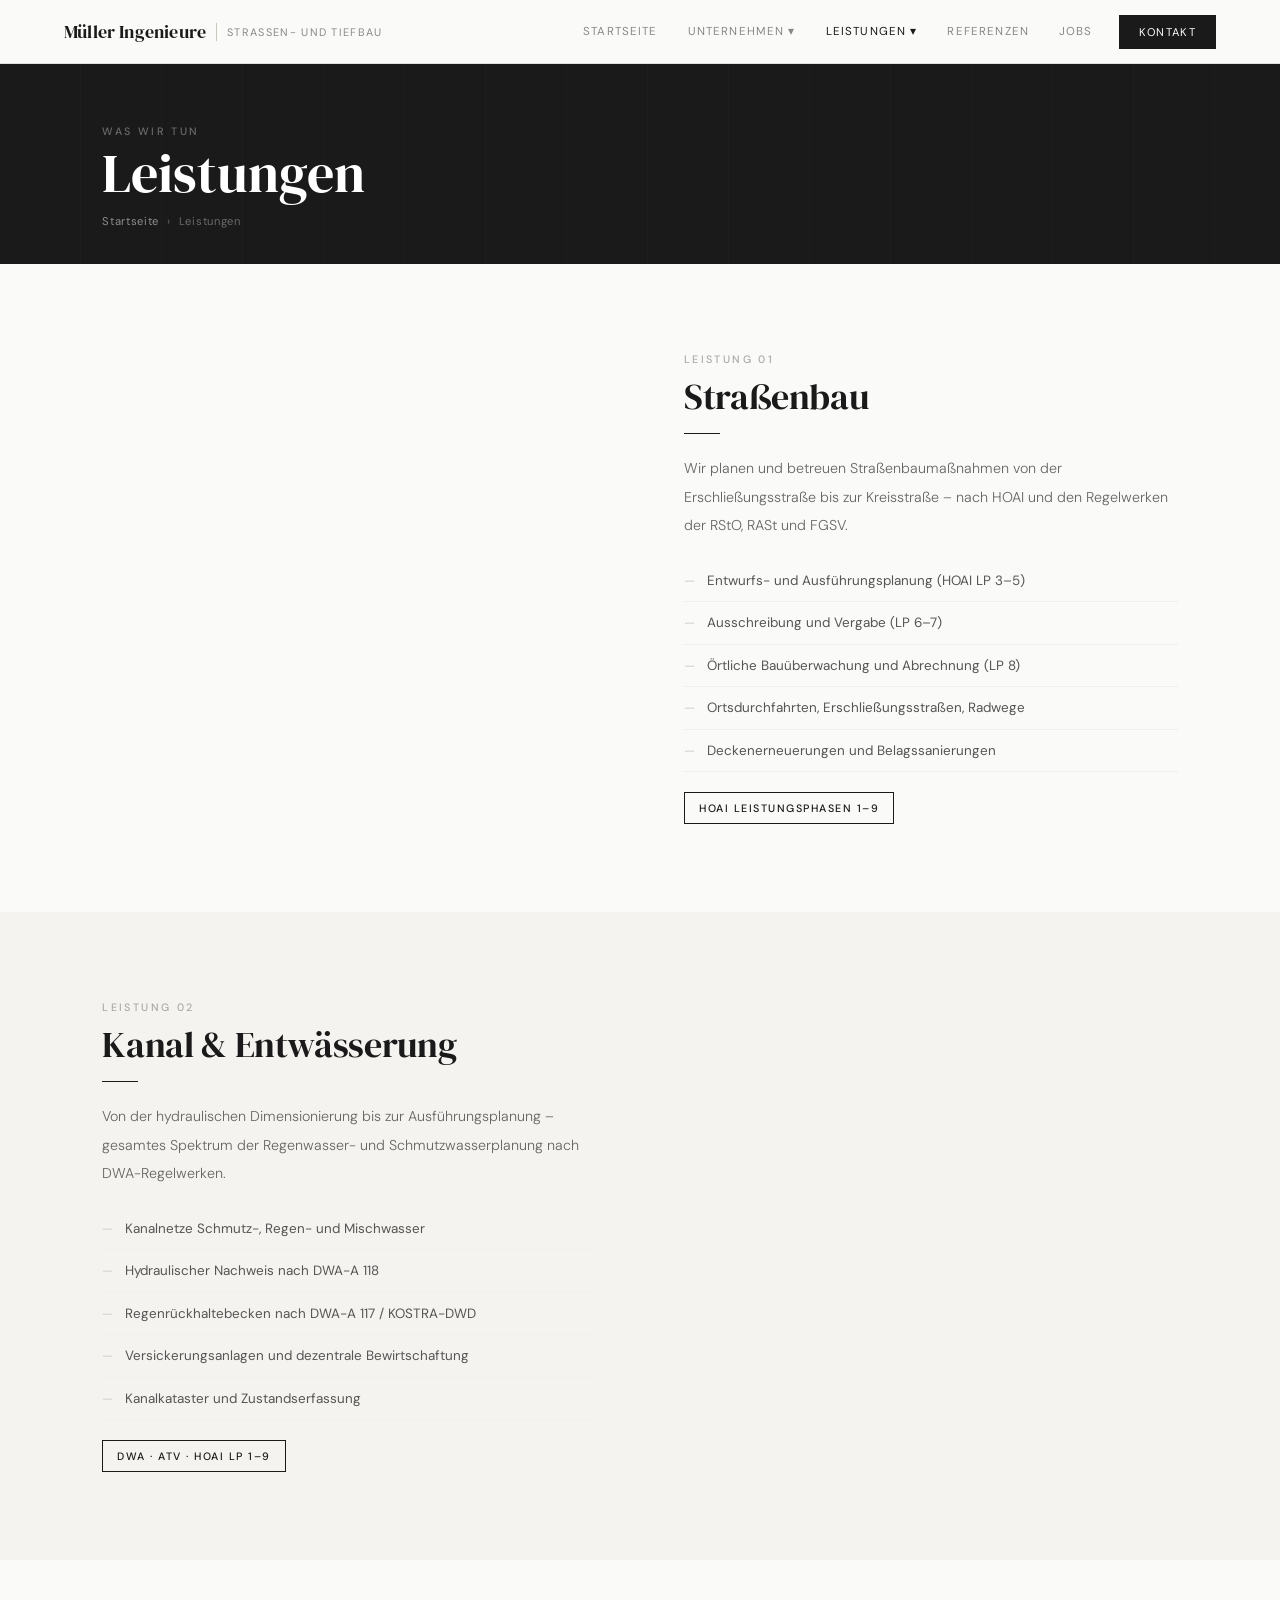
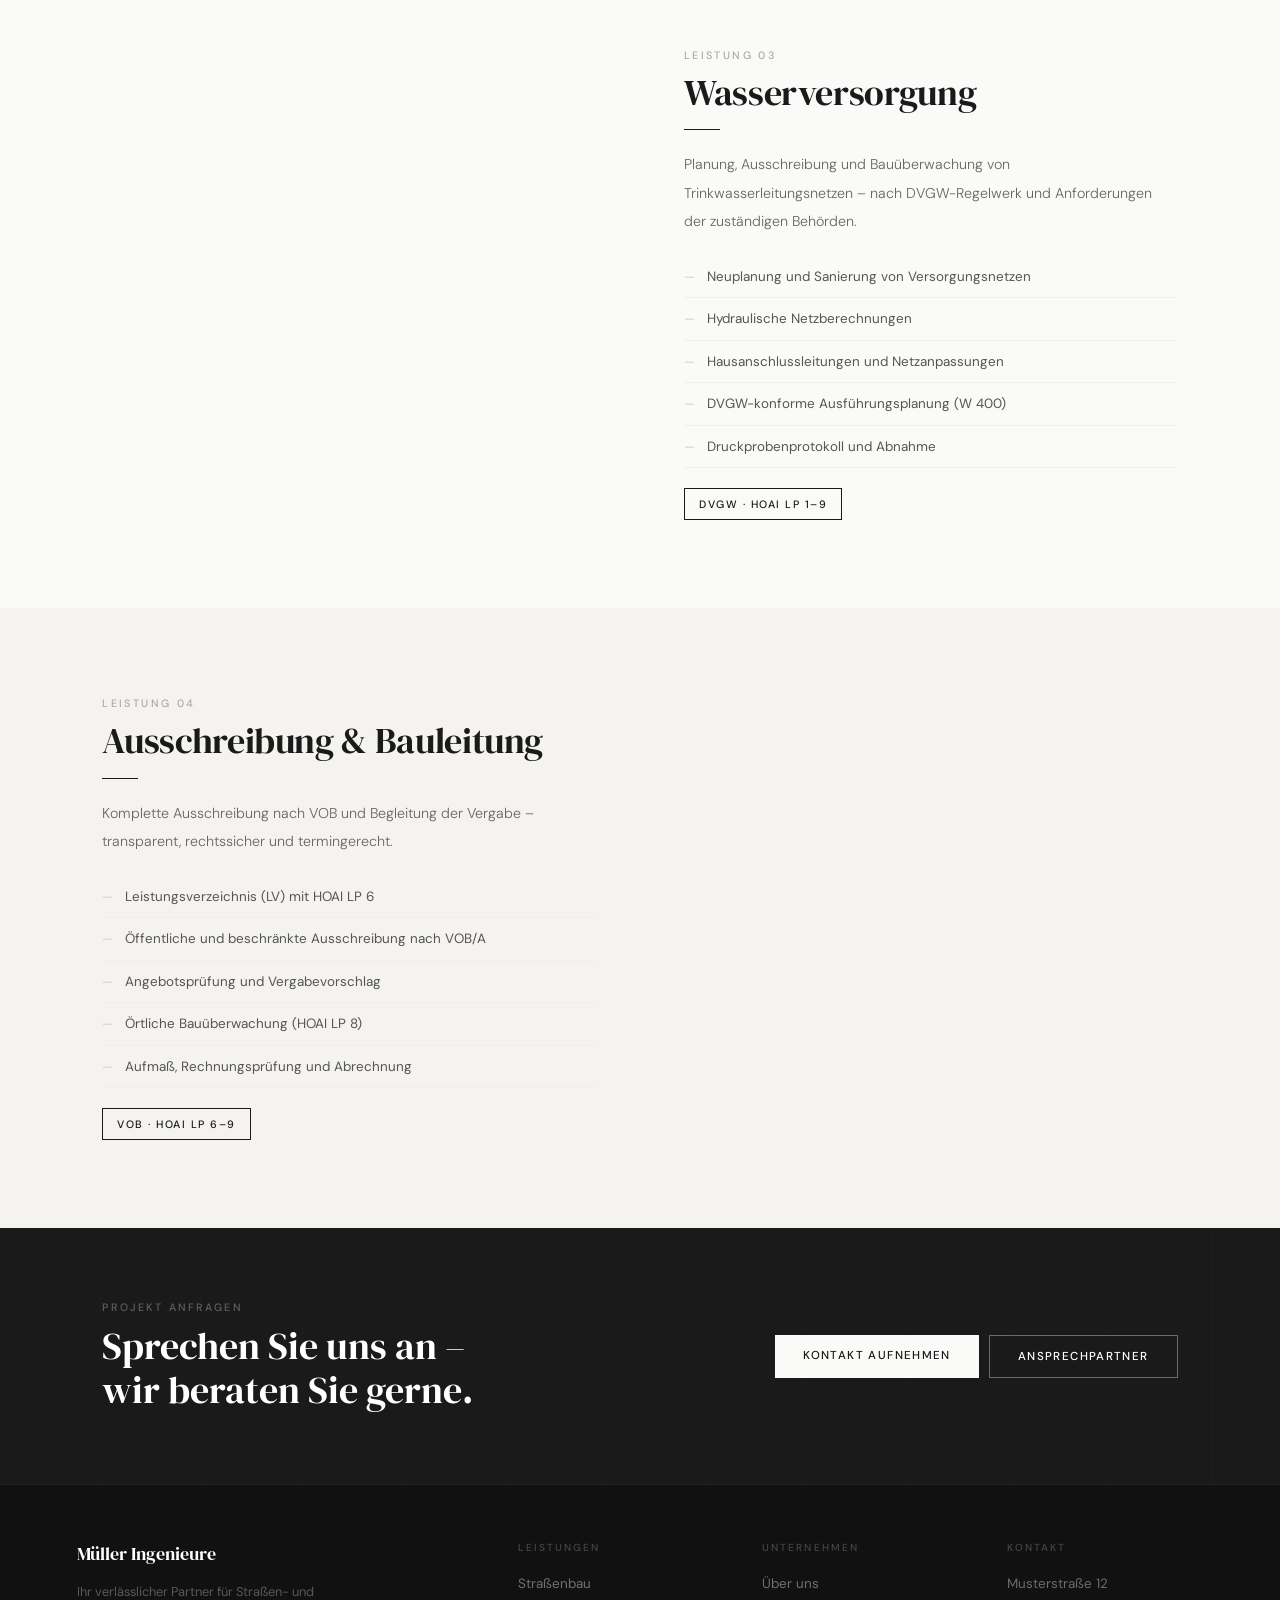
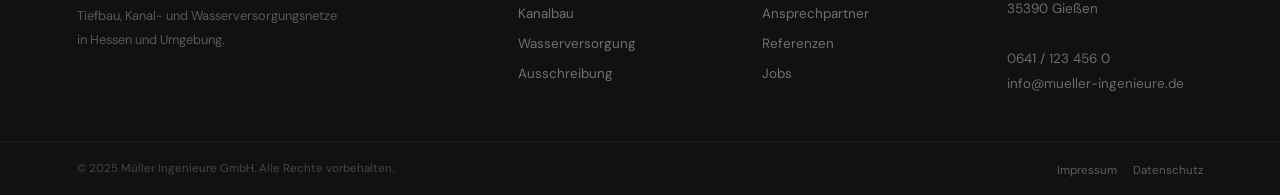
<file: leistungen.html>
<!DOCTYPE html>
<html lang="de">
<head>
<meta charset="UTF-8">
<meta name="viewport" content="width=device-width, initial-scale=1.0">
<title>Leistungen – Müller Ingenieure</title>
<link href="https://fonts.googleapis.com/css2?family=DM+Serif+Display&family=DM+Sans:wght@300;400;500&display=swap" rel="stylesheet">
<link rel="stylesheet" href="style.css">
</head>
<body>
<div id="nav-placeholder"></div>
<main class="pt">
  <div class="ph">
    <div class="phi">
      <div class="stag">Was wir tun</div>
      <h1>Leistungen</h1>
      <div class="bc"><a href="index.html">Startseite</a><span>›</span>Leistungen</div>
    </div>
  </div>

  <div class="lss" id="strassenbau">
    <div class="limg" style="background-image:url('https://images.unsplash.com/photo-1558618666-fcd25c85cd64?w=700&q=80')"></div>
    <div class="lt">
      <div class="stag">Leistung 01</div>
      <div class="stitle">Straßenbau</div>
      <div class="sdiv"></div>
      <p>Wir planen und betreuen Straßenbaumaßnahmen von der Erschließungsstraße bis zur Kreisstraße – nach HOAI und den Regelwerken der RStO, RASt und FGSV.</p>
      <ul class="ll">
        <li>Entwurfs- und Ausführungsplanung (HOAI LP 3–5)</li>
        <li>Ausschreibung und Vergabe (LP 6–7)</li>
        <li>Örtliche Bauüberwachung und Abrechnung (LP 8)</li>
        <li>Ortsdurchfahrten, Erschließungsstraßen, Radwege</li>
        <li>Deckenerneuerungen und Belagssanierungen</li>
      </ul>
      <div class="lbdg">HOAI Leistungsphasen 1–9</div>
    </div>
  </div>

  <div class="lss rev bgl" id="kanal">
    <div class="limg" style="background-image:url('https://images.unsplash.com/photo-1541888946425-d81bb19240f5?w=700&q=80')"></div>
    <div class="lt">
      <div class="stag">Leistung 02</div>
      <div class="stitle">Kanal &amp; Entwässerung</div>
      <div class="sdiv"></div>
      <p>Von der hydraulischen Dimensionierung bis zur Ausführungsplanung – gesamtes Spektrum der Regenwasser- und Schmutzwasserplanung nach DWA-Regelwerken.</p>
      <ul class="ll">
        <li>Kanalnetze Schmutz-, Regen- und Mischwasser</li>
        <li>Hydraulischer Nachweis nach DWA-A 118</li>
        <li>Regenrückhaltebecken nach DWA-A 117 / KOSTRA-DWD</li>
        <li>Versickerungsanlagen und dezentrale Bewirtschaftung</li>
        <li>Kanalkataster und Zustandserfassung</li>
      </ul>
      <div class="lbdg">DWA · ATV · HOAI LP 1–9</div>
    </div>
  </div>

  <div class="lss" id="wasser">
    <div class="limg" style="background-image:url('https://images.unsplash.com/photo-1581093458791-9d42f5e3a469?w=700&q=80')"></div>
    <div class="lt">
      <div class="stag">Leistung 03</div>
      <div class="stitle">Wasserversorgung</div>
      <div class="sdiv"></div>
      <p>Planung, Ausschreibung und Bauüberwachung von Trinkwasserleitungsnetzen – nach DVGW-Regelwerk und Anforderungen der zuständigen Behörden.</p>
      <ul class="ll">
        <li>Neuplanung und Sanierung von Versorgungsnetzen</li>
        <li>Hydraulische Netzberechnungen</li>
        <li>Hausanschlussleitungen und Netzanpassungen</li>
        <li>DVGW-konforme Ausführungsplanung (W 400)</li>
        <li>Druckprobenprotokoll und Abnahme</li>
      </ul>
      <div class="lbdg">DVGW · HOAI LP 1–9</div>
    </div>
  </div>

  <div class="lss rev bgl" id="ausschreibung">
    <div class="limg" style="background-image:url('https://images.unsplash.com/photo-1486325212027-8081e485255e?w=700&q=80')"></div>
    <div class="lt">
      <div class="stag">Leistung 04</div>
      <div class="stitle">Ausschreibung &amp; Bauleitung</div>
      <div class="sdiv"></div>
      <p>Komplette Ausschreibung nach VOB und Begleitung der Vergabe – transparent, rechtssicher und termingerecht.</p>
      <ul class="ll">
        <li>Leistungsverzeichnis (LV) mit HOAI LP 6</li>
        <li>Öffentliche und beschränkte Ausschreibung nach VOB/A</li>
        <li>Angebotsprüfung und Vergabevorschlag</li>
        <li>Örtliche Bauüberwachung (HOAI LP 8)</li>
        <li>Aufmaß, Rechnungsprüfung und Abrechnung</li>
      </ul>
      <div class="lbdg">VOB · HOAI LP 6–9</div>
    </div>
  </div>

  <div class="cta">
    <div class="ctatxt">
      <p>Projekt anfragen</p>
      <h2>Sprechen Sie uns an –<br>wir beraten Sie gerne.</h2>
    </div>
    <div class="ctaact">
      <a href="kontakt.html" class="btn bl">Kontakt aufnehmen</a>
      <a href="ansprechpartner.html" class="btn bg2">Ansprechpartner</a>
    </div>
  </div>
</main>
<div id="footer-placeholder"></div>
<script src="nav.js"></script>
</body>
</html>
</file>
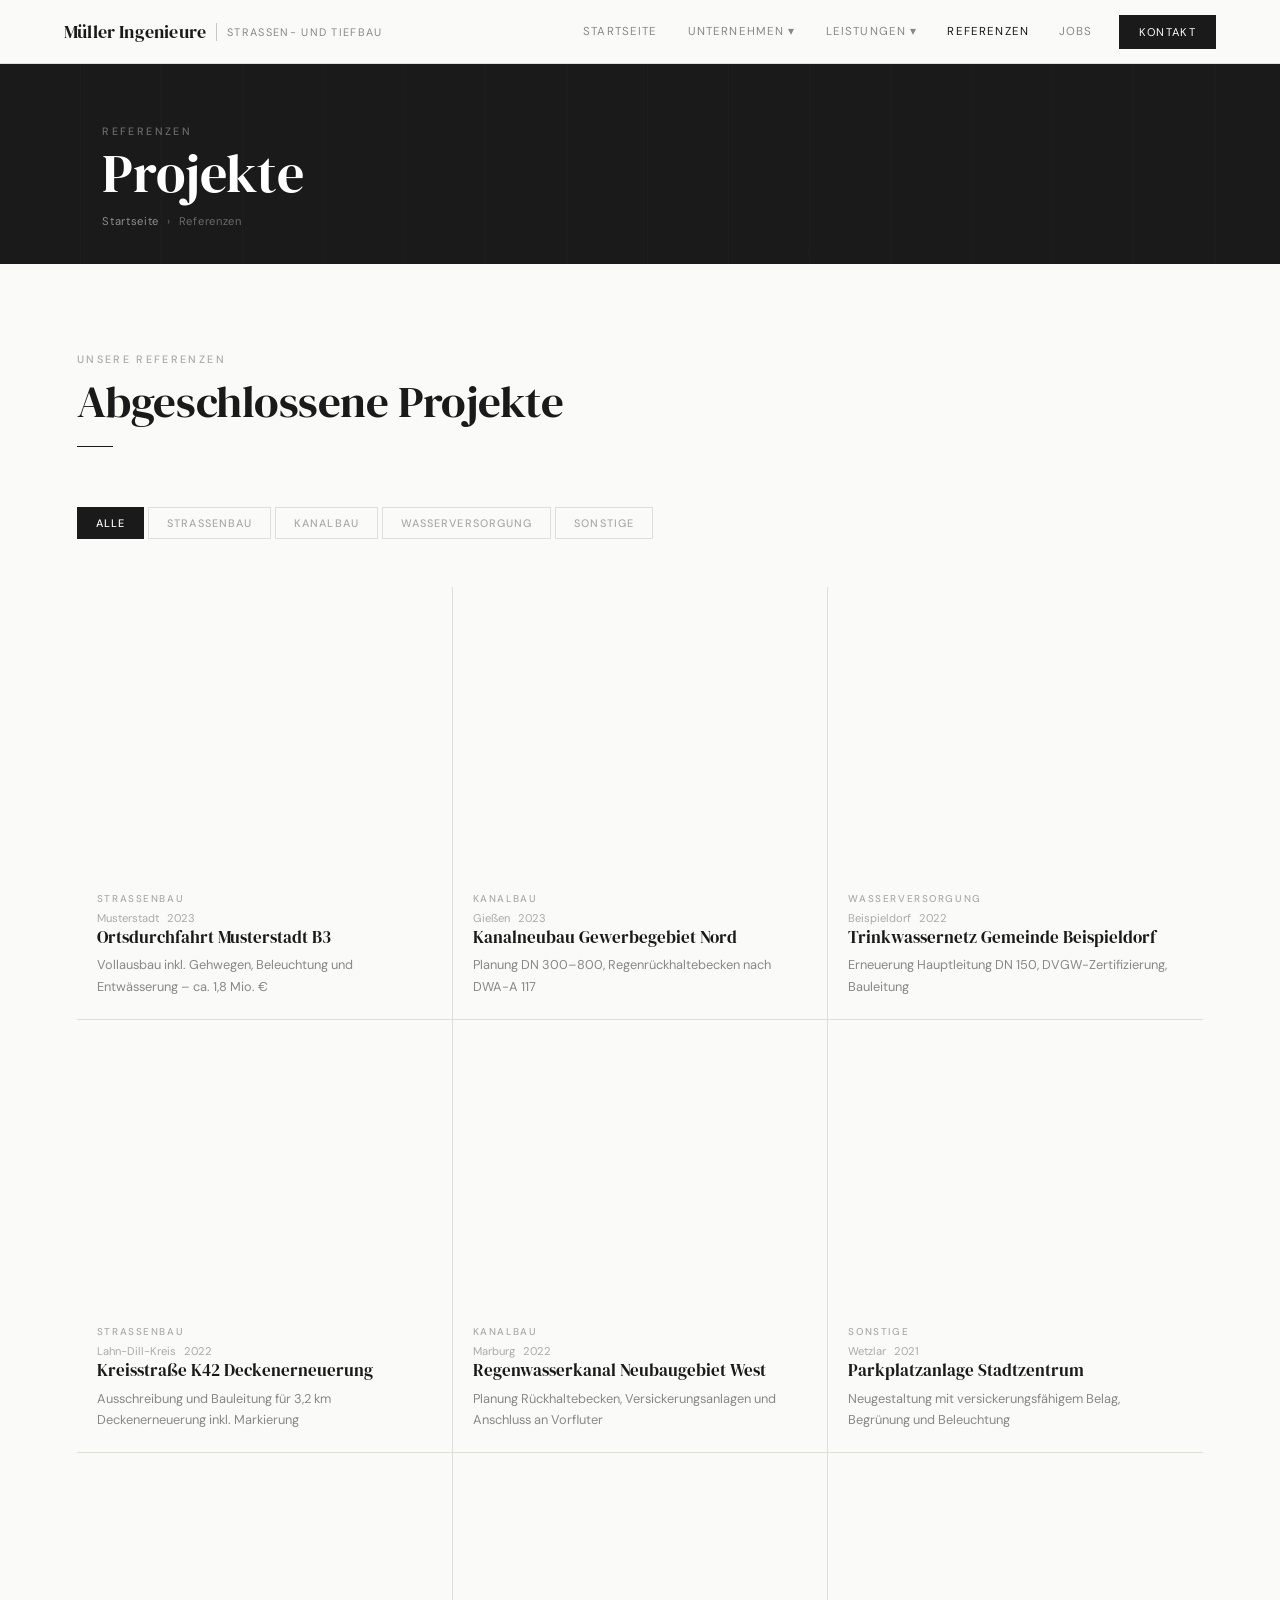
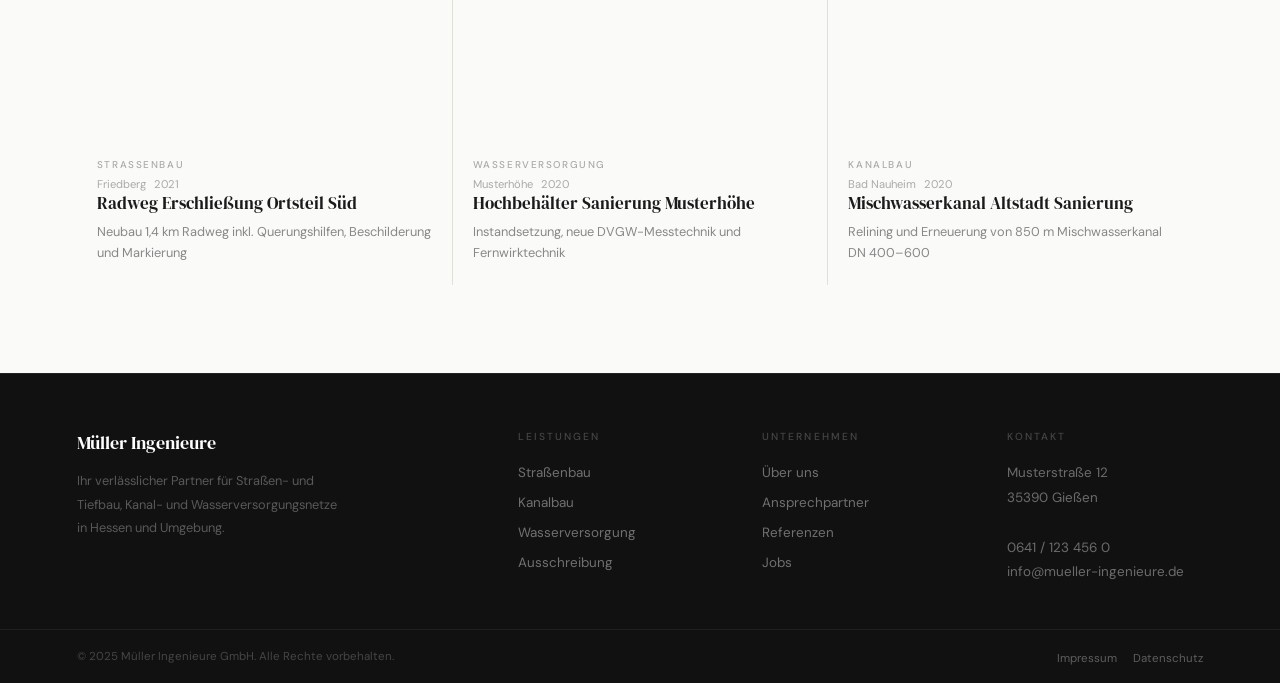
<file: projekte.html>
<!DOCTYPE html>
<html lang="de">
<head>
<meta charset="UTF-8">
<meta name="viewport" content="width=device-width, initial-scale=1.0">
<title>Referenzen – Müller Ingenieure</title>
<link href="https://fonts.googleapis.com/css2?family=DM+Serif+Display&family=DM+Sans:wght@300;400;500&display=swap" rel="stylesheet">
<link rel="stylesheet" href="style.css">
</head>
<body>
<div id="nav-placeholder"></div>
<main class="pt">
  <div class="ph">
    <div class="phi">
      <div class="stag">Referenzen</div>
      <h1>Projekte</h1>
      <div class="bc"><a href="index.html">Startseite</a><span>›</span>Referenzen</div>
    </div>
  </div>
  <div class="sec">
    <div class="sh">
      <div class="stag">Unsere Referenzen</div>
      <div class="stitle">Abgeschlossene Projekte</div>
      <div class="sdiv"></div>
    </div>
    <div class="fbar">
      <button class="fb active" onclick="fil('alle',this)">Alle</button>
      <button class="fb" onclick="fil('str',this)">Straßenbau</button>
      <button class="fb" onclick="fil('kan',this)">Kanalbau</button>
      <button class="fb" onclick="fil('was',this)">Wasserversorgung</button>
      <button class="fb" onclick="fil('son',this)">Sonstige</button>
    </div>
    <div class="pg">
      <div class="pc" data-cat="str"><div class="pi" style="background-image:url('https://images.unsplash.com/photo-1558618666-fcd25c85cd64?w=600&q=80')"></div><div class="pb"><div class="ptag">Straßenbau</div><div class="pm"><span>Musterstadt</span><span>2023</span></div><div class="pnm">Ortsdurchfahrt Musterstadt B3</div><div class="pdsc">Vollausbau inkl. Gehwegen, Beleuchtung und Entwässerung – ca. 1,8 Mio. €</div></div></div>
      <div class="pc" data-cat="kan"><div class="pi" style="background-image:url('https://images.unsplash.com/photo-1541888946425-d81bb19240f5?w=600&q=80')"></div><div class="pb"><div class="ptag">Kanalbau</div><div class="pm"><span>Gießen</span><span>2023</span></div><div class="pnm">Kanalneubau Gewerbegebiet Nord</div><div class="pdsc">Planung DN 300–800, Regenrückhaltebecken nach DWA-A 117</div></div></div>
      <div class="pc" data-cat="was"><div class="pi" style="background-image:url('https://images.unsplash.com/photo-1581093458791-9d42f5e3a469?w=600&q=80')"></div><div class="pb"><div class="ptag">Wasserversorgung</div><div class="pm"><span>Beispieldorf</span><span>2022</span></div><div class="pnm">Trinkwassernetz Gemeinde Beispieldorf</div><div class="pdsc">Erneuerung Hauptleitung DN 150, DVGW-Zertifizierung, Bauleitung</div></div></div>
      <div class="pc" data-cat="str"><div class="pi" style="background-image:url('https://images.unsplash.com/photo-1504307651254-35680f356dfd?w=600&q=80')"></div><div class="pb"><div class="ptag">Straßenbau</div><div class="pm"><span>Lahn-Dill-Kreis</span><span>2022</span></div><div class="pnm">Kreisstraße K42 Deckenerneuerung</div><div class="pdsc">Ausschreibung und Bauleitung für 3,2 km Deckenerneuerung inkl. Markierung</div></div></div>
      <div class="pc" data-cat="kan"><div class="pi" style="background-image:url('https://images.unsplash.com/photo-1590674899484-d5640e854abe?w=600&q=80')"></div><div class="pb"><div class="ptag">Kanalbau</div><div class="pm"><span>Marburg</span><span>2022</span></div><div class="pnm">Regenwasserkanal Neubaugebiet West</div><div class="pdsc">Planung Rückhaltebecken, Versickerungsanlagen und Anschluss an Vorfluter</div></div></div>
      <div class="pc" data-cat="son"><div class="pi" style="background-image:url('https://images.unsplash.com/photo-1486325212027-8081e485255e?w=600&q=80')"></div><div class="pb"><div class="ptag">Sonstige</div><div class="pm"><span>Wetzlar</span><span>2021</span></div><div class="pnm">Parkplatzanlage Stadtzentrum</div><div class="pdsc">Neugestaltung mit versickerungsfähigem Belag, Begrünung und Beleuchtung</div></div></div>
      <div class="pc" data-cat="str"><div class="pi" style="background-image:url('https://images.unsplash.com/photo-1545558014-8692077e9b5c?w=600&q=80')"></div><div class="pb"><div class="ptag">Straßenbau</div><div class="pm"><span>Friedberg</span><span>2021</span></div><div class="pnm">Radweg Erschließung Ortsteil Süd</div><div class="pdsc">Neubau 1,4 km Radweg inkl. Querungshilfen, Beschilderung und Markierung</div></div></div>
      <div class="pc" data-cat="was"><div class="pi" style="background-image:url('https://images.unsplash.com/photo-1536895058696-a69b1c7ba34f?w=600&q=80')"></div><div class="pb"><div class="ptag">Wasserversorgung</div><div class="pm"><span>Musterhöhe</span><span>2020</span></div><div class="pnm">Hochbehälter Sanierung Musterhöhe</div><div class="pdsc">Instandsetzung, neue DVGW-Messtechnik und Fernwirktechnik</div></div></div>
      <div class="pc" data-cat="kan"><div class="pi" style="background-image:url('https://images.unsplash.com/photo-1508450859948-4e04fabaa4ea?w=600&q=80')"></div><div class="pb"><div class="ptag">Kanalbau</div><div class="pm"><span>Bad Nauheim</span><span>2020</span></div><div class="pnm">Mischwasserkanal Altstadt Sanierung</div><div class="pdsc">Relining und Erneuerung von 850 m Mischwasserkanal DN 400–600</div></div></div>
    </div>
  </div>
</main>
<div id="footer-placeholder"></div>
<script>
function fil(cat,btn){
  document.querySelectorAll('.fb').forEach(function(b){b.classList.remove('active')});
  btn.classList.add('active');
  document.querySelectorAll('.pc').forEach(function(c){
    c.classList.toggle('hidden',cat!=='alle'&&c.dataset.cat!==cat);
  });
}
</script>
<script src="nav.js"></script>
</body>
</html>
</file>
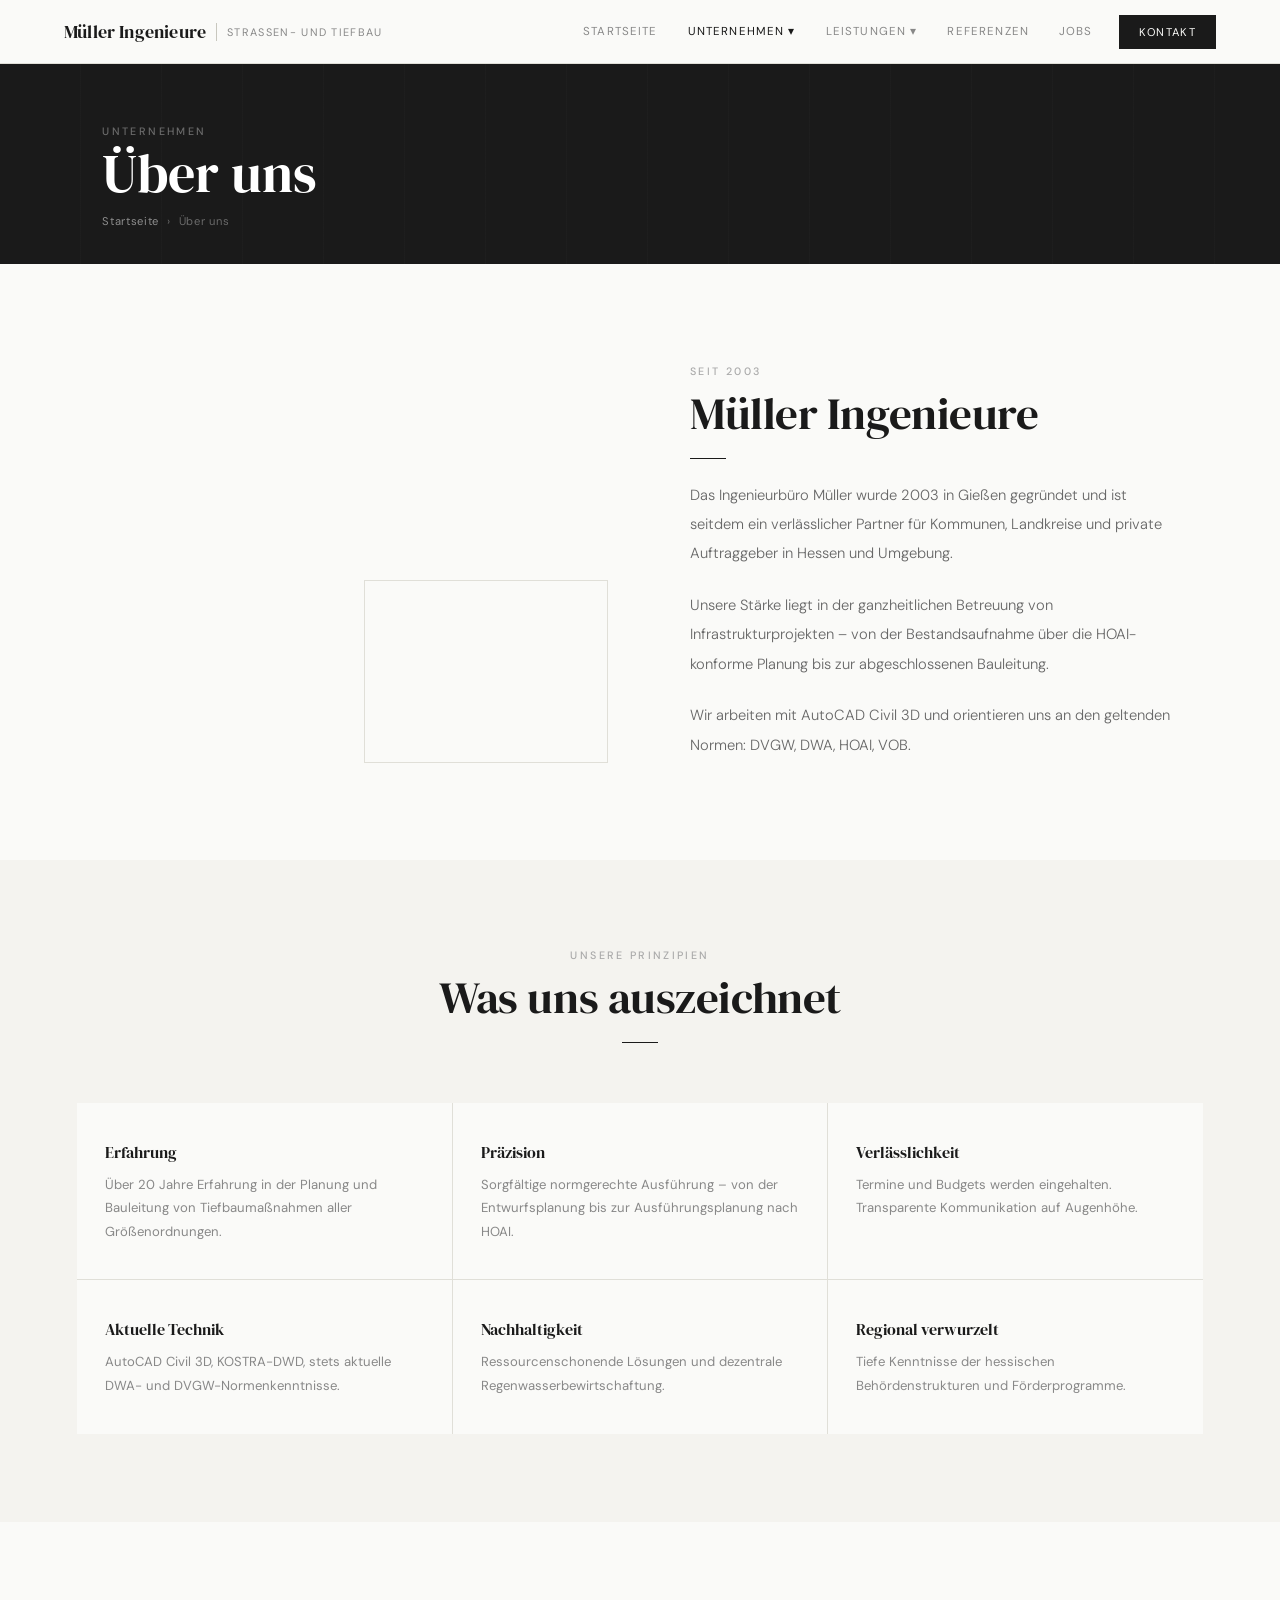
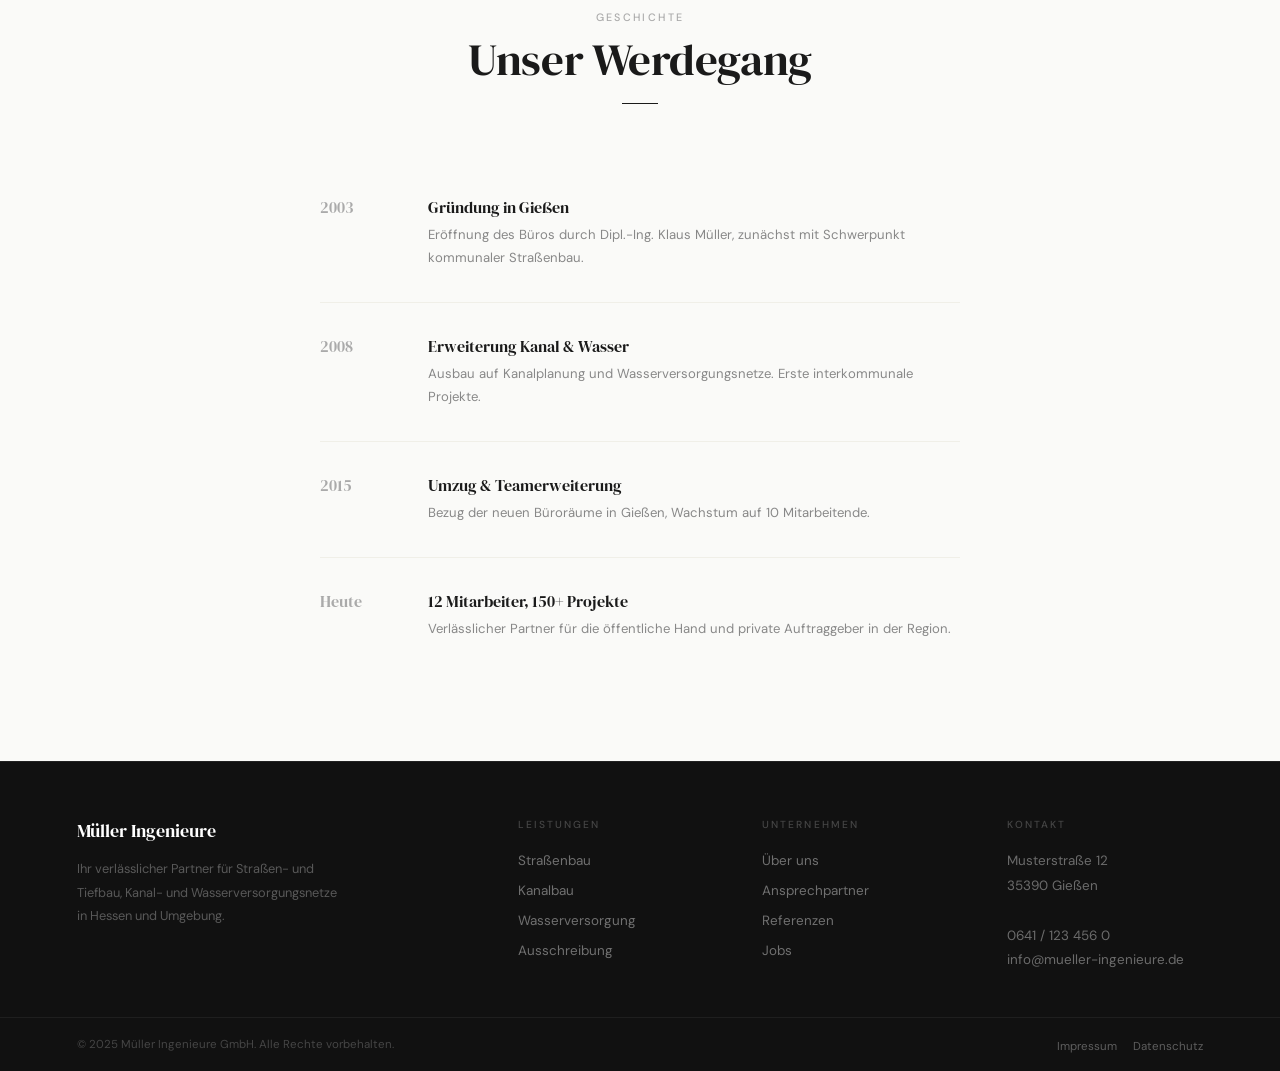
<file: ueber-uns.html>
<!DOCTYPE html>
<html lang="de">
<head>
<meta charset="UTF-8">
<meta name="viewport" content="width=device-width, initial-scale=1.0">
<title>Über uns – Müller Ingenieure</title>
<link href="https://fonts.googleapis.com/css2?family=DM+Serif+Display&family=DM+Sans:wght@300;400;500&display=swap" rel="stylesheet">
<link rel="stylesheet" href="style.css">
</head>
<body>
<div id="nav-placeholder"></div>
<main class="pt">
  <div class="ph">
    <div class="phi">
      <div class="stag">Unternehmen</div>
      <h1>Über uns</h1>
      <div class="bc"><a href="index.html">Startseite</a><span>›</span>Über uns</div>
    </div>
  </div>

  <div class="ug">
    <div class="uiw">
      <div class="uimg" style="background-image:url('https://images.unsplash.com/photo-1590674899484-d5640e854abe?w=700&q=80')"></div>
    </div>
    <div class="ut">
      <div class="stag">Seit 2003</div>
      <div class="stitle">Müller Ingenieure</div>
      <div class="sdiv"></div>
      <p>Das Ingenieurbüro Müller wurde 2003 in Gießen gegründet und ist seitdem ein verlässlicher Partner für Kommunen, Landkreise und private Auftraggeber in Hessen und Umgebung.</p>
      <p>Unsere Stärke liegt in der ganzheitlichen Betreuung von Infrastrukturprojekten – von der Bestandsaufnahme über die HOAI-konforme Planung bis zur abgeschlossenen Bauleitung.</p>
      <p>Wir arbeiten mit AutoCAD Civil 3D und orientieren uns an den geltenden Normen: DVGW, DWA, HOAI, VOB.</p>
    </div>
  </div>

  <div class="sec bgl">
    <div class="sh center">
      <div class="stag">Unsere Prinzipien</div>
      <div class="stitle">Was uns auszeichnet</div>
      <div class="sdiv"></div>
    </div>
    <div class="wg">
      <div class="wb"><div class="wt">Erfahrung</div><div class="wtx">Über 20 Jahre Erfahrung in der Planung und Bauleitung von Tiefbaumaßnahmen aller Größenordnungen.</div></div>
      <div class="wb"><div class="wt">Präzision</div><div class="wtx">Sorgfältige normgerechte Ausführung – von der Entwurfsplanung bis zur Ausführungsplanung nach HOAI.</div></div>
      <div class="wb"><div class="wt">Verlässlichkeit</div><div class="wtx">Termine und Budgets werden eingehalten. Transparente Kommunikation auf Augenhöhe.</div></div>
      <div class="wb"><div class="wt">Aktuelle Technik</div><div class="wtx">AutoCAD Civil 3D, KOSTRA-DWD, stets aktuelle DWA- und DVGW-Normenkenntnisse.</div></div>
      <div class="wb"><div class="wt">Nachhaltigkeit</div><div class="wtx">Ressourcenschonende Lösungen und dezentrale Regenwasserbewirtschaftung.</div></div>
      <div class="wb"><div class="wt">Regional verwurzelt</div><div class="wtx">Tiefe Kenntnisse der hessischen Behördenstrukturen und Förderprogramme.</div></div>
    </div>
  </div>

  <div class="sec">
    <div class="sh center">
      <div class="stag">Geschichte</div>
      <div class="stitle">Unser Werdegang</div>
      <div class="sdiv"></div>
    </div>
    <div class="tli"><div class="tly">2003</div><div class="tlc"><h3>Gründung in Gießen</h3><p>Eröffnung des Büros durch Dipl.-Ing. Klaus Müller, zunächst mit Schwerpunkt kommunaler Straßenbau.</p></div></div>
    <div class="tli"><div class="tly">2008</div><div class="tlc"><h3>Erweiterung Kanal &amp; Wasser</h3><p>Ausbau auf Kanalplanung und Wasserversorgungsnetze. Erste interkommunale Projekte.</p></div></div>
    <div class="tli"><div class="tly">2015</div><div class="tlc"><h3>Umzug &amp; Teamerweiterung</h3><p>Bezug der neuen Büroräume in Gießen, Wachstum auf 10 Mitarbeitende.</p></div></div>
    <div class="tli"><div class="tly">Heute</div><div class="tlc"><h3>12 Mitarbeiter, 150+ Projekte</h3><p>Verlässlicher Partner für die öffentliche Hand und private Auftraggeber in der Region.</p></div></div>
  </div>
</main>
<div id="footer-placeholder"></div>
<script src="nav.js"></script>
</body>
</html>
</file>
<file: style.css>
*,*::before,*::after{margin:0;padding:0;box-sizing:border-box}
html{scroll-behavior:smooth}
body{font-family:'DM Sans',sans-serif;color:#1a1a1a;background:#fafaf8;overflow-x:hidden}
a{text-decoration:none;color:inherit}

/* NAV */
#topnav{position:fixed;top:0;left:0;right:0;z-index:900;height:64px;background:#fafaf8;border-bottom:1px solid #e0dfd8;display:flex;align-items:center;justify-content:space-between;padding:0 5%}
.nlogo{font-family:'DM Serif Display',serif;font-size:1.15rem;letter-spacing:.01em;color:#1a1a1a;display:flex;align-items:center;gap:10px}
.nlogo-sep{width:1px;height:18px;background:#c8c7be}
.nlogo-sub{font-family:'DM Sans',sans-serif;font-size:.68rem;font-weight:400;letter-spacing:.12em;text-transform:uppercase;color:#888}
.nlinks{display:flex;list-style:none;align-items:center;gap:2px}
.nlinks>li{position:relative}
.nlinks>li>a{display:block;padding:0 14px;line-height:64px;font-size:.72rem;font-weight:400;letter-spacing:.1em;text-transform:uppercase;color:#888;transition:color .2s}
.nlinks>li>a:hover,.nlinks>li:hover>a,.nlinks>li>a.active{color:#1a1a1a}
.ncta{background:#1a1a1a!important;color:#fafaf8!important;padding:10px 20px!important;line-height:normal!important;font-size:.7rem!important;letter-spacing:.12em!important;text-transform:uppercase;font-weight:500;margin-left:10px;transition:background .2s!important}
.ncta:hover{background:#333!important}
.drop{display:none;position:absolute;top:64px;left:0;background:#fafaf8;border:1px solid #e0dfd8;border-top:2px solid #1a1a1a;min-width:220px;z-index:1000}
.nlinks li:hover .drop{display:block}
.drop a{display:block;padding:12px 20px;font-size:.75rem;font-weight:400;letter-spacing:.06em;border-bottom:1px solid #f0efe8;transition:background .15s,padding-left .15s;color:#555}
.drop a:hover{background:#f0efe8;padding-left:26px;color:#1a1a1a}
.hbg{display:none;flex-direction:column;gap:5px;cursor:pointer;padding:4px}
.hbg span{display:block;width:22px;height:1.5px;background:#1a1a1a}
#mobnav{display:none;position:fixed;top:64px;left:0;right:0;background:#fafaf8;border-bottom:1px solid #e0dfd8;z-index:899;padding:16px 5%;flex-direction:column}
#mobnav.open{display:flex}
#mobnav a{display:block;padding:13px 0;font-size:.8rem;font-weight:400;letter-spacing:.1em;text-transform:uppercase;border-bottom:1px solid #f0efe8;color:#555}

/* SHARED */
.pt{padding-top:64px}
.sec{padding:88px 6%}
.sec.bgl{background:#f4f3ef}
.sh{margin-bottom:60px}
.sh.center{text-align:center}
.sh.center .sdiv{margin-left:auto;margin-right:auto}
.stag{font-size:.67rem;font-weight:500;letter-spacing:.22em;text-transform:uppercase;color:#aaa;margin-bottom:10px}
.stitle{font-family:'DM Serif Display',serif;font-size:clamp(2rem,3.5vw,2.8rem);font-weight:400;color:#1a1a1a;line-height:1.15;letter-spacing:-.01em}
.sdiv{width:36px;height:1px;background:#1a1a1a;margin-top:18px}

/* PAGE HEADER */
.ph{height:200px;background:#1a1a1a;display:flex;align-items:flex-end;padding:0 8% 36px;position:relative;overflow:hidden}
.ph::after{content:'';position:absolute;inset:0;background:repeating-linear-gradient(90deg,transparent,transparent 80px,rgba(255,255,255,.015) 80px,rgba(255,255,255,.015) 81px)}
.phi{position:relative;z-index:2}
.phi .stag{color:rgba(255,255,255,.35);margin-bottom:6px}
.phi h1{font-family:'DM Serif Display',serif;font-size:clamp(2.2rem,4.5vw,3.4rem);font-weight:400;color:#fff;line-height:1.1}
.bc{margin-top:10px;font-size:.7rem;color:rgba(255,255,255,.35);letter-spacing:.06em}
.bc a{color:rgba(255,255,255,.5)}.bc span{margin:0 8px}

/* BUTTONS */
.btn{display:inline-block;padding:13px 28px;font-family:'DM Sans',sans-serif;font-size:.72rem;font-weight:500;letter-spacing:.12em;text-transform:uppercase;border:none;cursor:pointer;transition:all .2s}
.bd{background:#1a1a1a;color:#fafaf8}.bd:hover{background:#333}
.bo{background:transparent;color:#1a1a1a;border:1px solid #1a1a1a}.bo:hover{background:#1a1a1a;color:#fafaf8}
.bl{background:#fafaf8;color:#1a1a1a}.bl:hover{background:#f0efe8}
.bg2{background:transparent;color:#fff;border:1px solid rgba(255,255,255,.35)}.bg2:hover{border-color:#fff}

/* HERO */
.hero{height:clamp(400px,65vh,700px);position:relative;overflow:hidden}
.sl{position:absolute;inset:0;opacity:0;transition:opacity 1.4s ease}
.sl.active{opacity:1;z-index:2}
.slbg{position:absolute;inset:0;background-size:cover;background-position:center;transform:scale(1.04);transition:transform 8s ease;filter:grayscale(15%)}
.sl.active .slbg{transform:scale(1)}
.slov{position:absolute;inset:0;background:linear-gradient(110deg,rgba(26,26,26,.75) 0%,rgba(26,26,26,.35) 55%,rgba(26,26,26,.05) 100%)}
.slc{position:relative;z-index:3;height:100%;display:flex;flex-direction:column;justify-content:flex-end;padding:0 8% 64px;max-width:820px}
.se{font-size:.67rem;font-weight:500;letter-spacing:.24em;text-transform:uppercase;color:rgba(255,255,255,.45);margin-bottom:18px;opacity:0;transform:translateY(12px);transition:opacity .7s .3s,transform .7s .3s}
.st{font-family:'DM Serif Display',serif;font-size:clamp(2.6rem,6vw,5rem);font-weight:400;line-height:1.05;color:#fff;letter-spacing:-.01em;margin-bottom:20px;opacity:0;transform:translateY(20px);transition:opacity .8s .5s,transform .8s .5s}
.ss{font-size:.95rem;font-weight:300;color:rgba(255,255,255,.7);line-height:1.75;max-width:440px;margin-bottom:34px;opacity:0;transform:translateY(12px);transition:opacity .7s .7s,transform .7s .7s}
.sb{display:flex;gap:12px;flex-wrap:wrap;opacity:0;transform:translateY(12px);transition:opacity .7s .9s,transform .7s .9s}
.sl.active .se,.sl.active .st,.sl.active .ss,.sl.active .sb{opacity:1;transform:translateY(0)}
.snav{position:absolute;bottom:36px;right:8%;z-index:10;display:flex;align-items:center;gap:8px}
.dot{width:24px;height:1px;background:rgba(255,255,255,.3);cursor:pointer;transition:all .3s}
.dot.active{background:#fff;width:40px}
.sctr{font-size:.67rem;font-weight:400;color:rgba(255,255,255,.35);letter-spacing:.15em;margin-left:8px}

/* INTRO */
.ig{display:grid;grid-template-columns:1fr 1fr;gap:100px;align-items:center;padding:100px 8%}
.it p{margin-top:24px;font-size:.92rem;font-weight:300;line-height:2;color:#666}
.it .sdiv{margin:18px 0 0}
.nums{display:grid;grid-template-columns:1fr 1fr;gap:1px;background:#e0dfd8}
.nb{background:#fafaf8;padding:32px 26px}
.nb strong{display:block;font-family:'DM Serif Display',serif;font-size:2.6rem;font-weight:400;color:#1a1a1a;line-height:1}
.nb span{display:block;margin-top:6px;font-size:.67rem;font-weight:500;letter-spacing:.16em;text-transform:uppercase;color:#aaa}

/* LEISTUNGEN ZEILEN (Startseite) */
.lrow{display:grid;grid-template-columns:52px 1fr 2fr 32px;align-items:center;padding:22px 6%;border-bottom:1px solid #e0dfd8;background:#fafaf8;color:#1a1a1a;text-decoration:none;transition:background .2s}
.lrow:hover{background:#f4f3ef}
.lrow-num{font-family:'DM Serif Display',serif;font-size:.9rem;color:#ccc;font-weight:400}
.lrow-title{font-family:'DM Serif Display',serif;font-size:1.15rem;font-weight:400;color:#1a1a1a}
.lrow-desc{font-size:.8rem;color:#aaa;font-weight:300;padding:0 24px}
.lrow-arrow{font-size:1rem;color:#ccc;text-align:right;transition:transform .2s,color .2s}
.lrow:hover .lrow-arrow{transform:translateX(5px);color:#1a1a1a}

/* REFERENZEN EDITORIAL (Startseite) */
.ref-grid{display:grid;grid-template-columns:3fr 2fr;gap:2px;background:#e0dfd8}
.ref-side{display:flex;flex-direction:column;gap:2px}
.ref-img{position:relative;overflow:hidden;background-size:cover;background-position:center;filter:grayscale(20%);transition:filter .5s;cursor:pointer}
.ref-main .ref-img{aspect-ratio:4/3}
.ref-side .ref-img{flex:1;min-height:200px}
.ref-img:hover{filter:grayscale(0%)}
.ref-overlay{position:absolute;inset:0;background:linear-gradient(to top,rgba(26,26,26,.82) 0%,rgba(26,26,26,.1) 50%,transparent 100%)}
.ref-info{position:absolute;bottom:0;left:0;right:0;padding:20px 22px}
.ref-cat{font-size:.63rem;font-weight:500;letter-spacing:.16em;text-transform:uppercase;color:rgba(255,255,255,.45);margin-bottom:6px}
.ref-name{font-family:'DM Serif Display',serif;font-size:1.15rem;font-weight:400;color:#fff;line-height:1.25;margin-bottom:5px}
.ref-detail{font-size:.75rem;color:rgba(255,255,255,.55);line-height:1.5}
.ref-main .ref-name{font-size:1.45rem}

/* CTA */
.cta{background:#1a1a1a;padding:72px 8%;display:flex;align-items:center;justify-content:space-between;flex-wrap:wrap;gap:32px;position:relative;overflow:hidden}
.cta::after{content:'';position:absolute;inset:0;background:repeating-linear-gradient(90deg,transparent,transparent 100px,rgba(255,255,255,.012) 100px,rgba(255,255,255,.012) 101px)}
.ctatxt{position:relative;z-index:1}
.ctatxt p{font-size:.67rem;font-weight:500;letter-spacing:.2em;text-transform:uppercase;color:rgba(255,255,255,.3);margin-bottom:10px}
.ctatxt h2{font-family:'DM Serif Display',serif;font-size:clamp(1.8rem,3vw,2.6rem);font-weight:400;color:#fff;line-height:1.15}
.ctaact{position:relative;z-index:1;display:flex;gap:10px;flex-wrap:wrap}

/* ÜBER UNS */
.ug{display:grid;grid-template-columns:1fr 1fr;gap:100px;align-items:center;padding:100px 8%}
.uiw{position:relative}
.uimg{width:100%;aspect-ratio:4/3;background-size:cover;background-position:center;filter:grayscale(15%)}
.uiw::after{content:'';position:absolute;bottom:-18px;right:-18px;width:50%;height:50%;border:1px solid #e0dfd8;z-index:-1}
.ut p{margin-top:22px;font-size:.92rem;font-weight:300;line-height:2;color:#666}
.ut .sdiv{margin:18px 0 0}

/* WERTE */
.wg{display:grid;grid-template-columns:repeat(3,1fr);gap:1px;background:#e0dfd8}
.wb{background:#fafaf8;padding:36px 28px;border-top:2px solid transparent;transition:border-color .3s}
.wb:hover{border-color:#1a1a1a}
.wt{font-family:'DM Serif Display',serif;font-size:1rem;font-weight:400;color:#1a1a1a;margin-bottom:10px}
.wtx{font-size:.82rem;color:#888;line-height:1.8}

/* TIMELINE */
.tli{display:grid;grid-template-columns:80px 1fr;gap:28px;max-width:640px;margin-left:auto;margin-right:auto}
.tli+.tli{border-top:1px solid #f0efe8}
.tly{padding:32px 0;font-family:'DM Serif Display',serif;font-size:1rem;font-weight:400;color:#aaa}
.tlc{padding:32px 0}
.tlc h3{font-family:'DM Serif Display',serif;font-size:1rem;font-weight:400;color:#1a1a1a;margin-bottom:6px}
.tlc p{font-size:.82rem;color:#888;line-height:1.75}

/* TEAM */
.tg{display:grid;grid-template-columns:repeat(3,1fr);gap:1px;background:#e0dfd8}
.tc{background:#fafaf8;overflow:hidden}
.tp{width:100%;aspect-ratio:3/4;background-size:cover;background-position:top center;filter:grayscale(30%);transition:filter .4s}
.tc:hover .tp{filter:grayscale(0%)}
.tbdy{padding:20px 20px 24px}
.trol{font-size:.65rem;font-weight:500;letter-spacing:.18em;text-transform:uppercase;color:#aaa;margin-bottom:5px}
.tnm{font-family:'DM Serif Display',serif;font-size:1.15rem;font-weight:400;color:#1a1a1a;line-height:1.2;margin-bottom:10px}
.tfo{font-size:.8rem;color:#888;line-height:1.7;margin-bottom:14px}
.tco{border-top:1px solid #f0efe8;padding-top:12px}
.tco a{display:block;font-size:.78rem;color:#aaa;margin-bottom:5px;transition:color .2s}
.tco a:hover{color:#1a1a1a}

/* LEISTUNGEN SEITE */
.lss{padding:88px 8%;display:grid;grid-template-columns:1fr 1fr;gap:88px;align-items:center}
.lss.rev{direction:rtl}.lss.rev>*{direction:ltr}
.lss.bgl{background:#f4f3ef}
.limg{width:100%;aspect-ratio:4/3;background-size:cover;background-position:center;filter:grayscale(15%)}
.lt .stitle{text-align:left;font-size:clamp(1.7rem,2.8vw,2.3rem)}
.lt .sdiv{margin:16px 0 0}
.lt p{margin-top:20px;font-size:.89rem;font-weight:300;line-height:2;color:#666}
.ll{margin-top:20px;list-style:none;display:flex;flex-direction:column}
.ll li{display:flex;align-items:flex-start;gap:12px;font-size:.84rem;color:#555;line-height:1.6;padding:10px 0;border-bottom:1px solid #f0efe8}
.ll li::before{content:'—';font-size:.8rem;color:#ccc;flex-shrink:0;margin-top:1px}
.lbdg{display:inline-block;margin-top:20px;padding:8px 14px;border:1px solid #1a1a1a;font-size:.67rem;font-weight:500;letter-spacing:.14em;text-transform:uppercase;color:#1a1a1a}

/* PROJEKTE */
.pg{display:grid;grid-template-columns:repeat(3,1fr);gap:1px;background:#e0dfd8}
.pc{background:#fafaf8;overflow:hidden;cursor:pointer}
.pc.hidden{display:none}
.pi{width:100%;aspect-ratio:4/3;background-size:cover;background-position:center;filter:grayscale(25%);transition:filter .5s,transform .5s;overflow:hidden}
.pc:hover .pi{filter:grayscale(0%);transform:scale(1.03)}
.ptag{display:inline-block;margin-bottom:6px;font-size:.62rem;font-weight:500;letter-spacing:.16em;text-transform:uppercase;color:#aaa}
.pb{padding:18px 20px 22px}
.pm{display:flex;gap:8px;flex-wrap:wrap;margin-bottom:2px}
.pm span{font-size:.7rem;color:#aaa;font-weight:400}
.pnm{font-family:'DM Serif Display',serif;font-size:1.05rem;font-weight:400;color:#1a1a1a;line-height:1.3;margin-bottom:6px}
.pdsc{font-size:.8rem;color:#888;line-height:1.65}
.fbar{display:flex;flex-wrap:wrap;gap:4px;margin-bottom:48px}
.fb{padding:8px 18px;border:1px solid #e0dfd8;background:transparent;color:#aaa;font-family:'DM Sans',sans-serif;font-size:.68rem;font-weight:500;letter-spacing:.1em;text-transform:uppercase;cursor:pointer;transition:all .2s}
.fb:hover{border-color:#1a1a1a;color:#1a1a1a}
.fb.active{background:#1a1a1a;border-color:#1a1a1a;color:#fafaf8}

/* JOBS */
.beng{display:grid;grid-template-columns:repeat(4,1fr);gap:1px;background:#e0dfd8}
.bbi{background:#fafaf8;padding:30px 24px}
.btit{font-family:'DM Serif Display',serif;font-size:.95rem;font-weight:400;color:#1a1a1a;margin-bottom:8px}
.btxt{font-size:.8rem;color:#888;line-height:1.7}
.jlist{display:flex;flex-direction:column;gap:1px;background:#e0dfd8;margin-bottom:40px}
.jcard{background:#fafaf8;padding:26px 28px;display:flex;justify-content:space-between;align-items:center;flex-wrap:wrap;gap:14px;border-left:3px solid transparent;transition:border-color .2s}
.jcard:hover{border-color:#1a1a1a}
.jttl{font-family:'DM Serif Display',serif;font-size:1.05rem;font-weight:400;color:#1a1a1a;margin-bottom:7px}
.jtags{display:flex;flex-wrap:wrap;gap:4px}
.jtag{font-size:.63rem;font-weight:500;letter-spacing:.12em;text-transform:uppercase;color:#aaa;background:#f4f3ef;padding:3px 8px}
.ini{background:#f4f3ef;padding:40px 44px;display:flex;justify-content:space-between;align-items:center;flex-wrap:wrap;gap:24px;border-left:2px solid #1a1a1a}
.ini h3{font-family:'DM Serif Display',serif;font-size:1.25rem;font-weight:400;color:#1a1a1a;margin-bottom:7px}
.ini p{font-size:.84rem;color:#888;line-height:1.75;max-width:460px}

/* KONTAKT */
.kg{display:grid;grid-template-columns:1fr 1.6fr;gap:72px;align-items:start}
.kh{font-family:'DM Serif Display',serif;font-size:1.35rem;font-weight:400;color:#1a1a1a;margin-bottom:28px}
.ii{display:flex;gap:14px;margin-bottom:20px;align-items:flex-start}
.iico{width:1px;background:#e0dfd8;min-height:16px;flex-shrink:0;margin-top:3px;align-self:stretch}
.itx strong{display:block;font-size:.64rem;font-weight:500;letter-spacing:.16em;text-transform:uppercase;color:#aaa;margin-bottom:3px}
.itx span{font-size:.88rem;color:#1a1a1a;line-height:1.6}
.itx a{color:#1a1a1a;transition:color .2s}.itx a:hover{color:#888}
.fttl{font-family:'DM Serif Display',serif;font-size:1.35rem;font-weight:400;color:#1a1a1a;margin-bottom:24px}
.fr2{display:grid;grid-template-columns:1fr 1fr;gap:10px}
.fg{display:flex;flex-direction:column;gap:5px;margin-bottom:12px}
.fg label{font-size:.63rem;font-weight:500;letter-spacing:.15em;text-transform:uppercase;color:#aaa}
.fg input,.fg textarea,.fg select{width:100%;padding:12px 0;border:none;border-bottom:1px solid #e0dfd8;background:transparent;font-family:'DM Sans',sans-serif;font-size:.88rem;color:#1a1a1a;outline:none;transition:border-color .2s;appearance:none;-webkit-appearance:none}
.fg input:focus,.fg textarea:focus,.fg select:focus{border-color:#1a1a1a}
.fg textarea{height:110px;resize:none}
.fn{font-size:.72rem;color:#aaa;line-height:1.65;margin-bottom:16px}

/* IMPRESSUM / DATENSCHUTZ */
.prose{max-width:720px}
.prose h2{font-family:'DM Serif Display',serif;font-size:1.3rem;font-weight:400;color:#1a1a1a;margin:40px 0 12px}
.prose h2:first-child{margin-top:0}
.prose p{font-size:.88rem;color:#555;line-height:1.9;margin-bottom:10px}
.prose a{color:#1a1a1a;border-bottom:1px solid #e0dfd8;transition:border-color .2s}
.prose a:hover{border-color:#1a1a1a}

/* FOOTER */
footer{background:#111;border-top:1px solid #222}
.fm{display:grid;grid-template-columns:2fr 1fr 1fr 1fr;gap:48px;padding:56px 6% 44px}
.flogo{font-family:'DM Serif Display',serif;font-size:1.15rem;color:#fff;margin-bottom:14px}
.fbrand p{font-size:.8rem;color:rgba(255,255,255,.3);line-height:1.85;max-width:270px}
.fc h4{font-size:.64rem;font-weight:500;letter-spacing:.2em;text-transform:uppercase;color:rgba(255,255,255,.22);margin-bottom:18px}
.fc ul{list-style:none}
.fc ul li{margin-bottom:9px}
.fc ul li a{font-size:.84rem;color:rgba(255,255,255,.4);transition:color .2s}
.fc ul li a:hover{color:#fff}
.fc address{font-style:normal;font-size:.84rem;color:rgba(255,255,255,.38);line-height:1.85}
.fbot{border-top:1px solid rgba(255,255,255,.06);padding:16px 6%;display:flex;justify-content:space-between;align-items:center;flex-wrap:wrap;gap:9px}
.fbot p{font-size:.72rem;color:rgba(255,255,255,.22)}
.fbot a{font-size:.72rem;color:rgba(255,255,255,.32);margin-left:16px;transition:color .2s}
.fbot a:hover{color:#fff}

/* RESPONSIVE */
@media(max-width:1000px){.beng{grid-template-columns:repeat(2,1fr)}}
@media(max-width:900px){
  .nlinks{display:none}.hbg{display:flex}
  .fm{grid-template-columns:1fr 1fr}
  .tg{grid-template-columns:1fr 1fr}
  .pg{grid-template-columns:1fr 1fr}
  .ig,.ug{grid-template-columns:1fr;gap:44px;padding:60px 5%}
  .lss{grid-template-columns:1fr;gap:32px;padding:60px 5%}
  .lss.rev{direction:ltr}
  .kg{grid-template-columns:1fr;gap:44px}
  .fr2{grid-template-columns:1fr}
  .lrow{grid-template-columns:40px 1fr 28px}
  .lrow-desc{display:none}
  .ref-grid{grid-template-columns:1fr}
  .ref-main .ref-img{aspect-ratio:3/2}
}
@media(max-width:600px){
  .fm{grid-template-columns:1fr}
  .tg,.pg{grid-template-columns:1fr}
  .wg{grid-template-columns:1fr}
  .sec{padding:60px 5%}
  .jcard{flex-direction:column;align-items:flex-start}
  .ini{padding:28px 22px}
}
</file>
